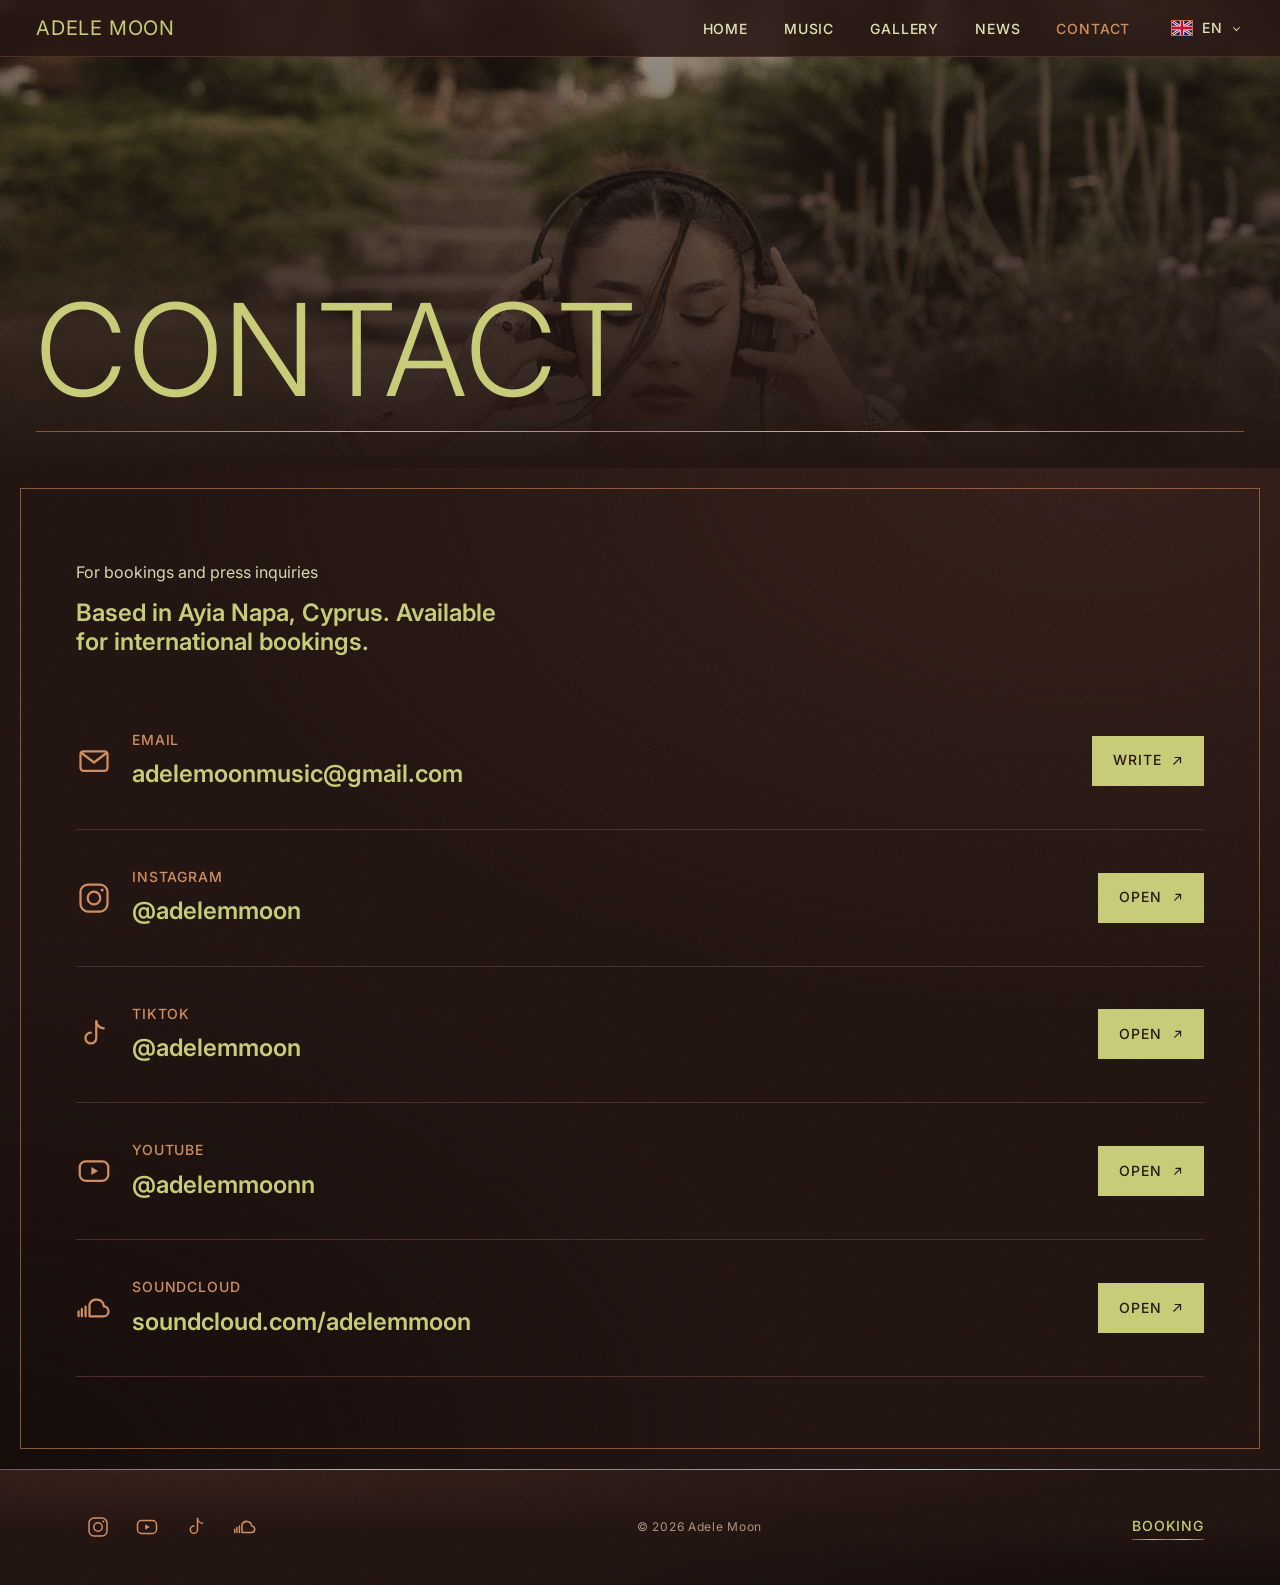
<file: contact.html>
<!DOCTYPE html>
<html lang="en">
<head>
<meta charset="UTF-8">
<meta name="viewport" content="width=device-width, initial-scale=1">
<title data-i18n>ADELE MOON — Contact</title>
<meta name="description" content="Book ADELE MOON: email adelemoonmusic@gmail.com or reach her on Instagram, TikTok, YouTube and SoundCloud." data-i18n-attr="content">
<link rel="canonical" href="https://antonseliverstov.github.io/adele/contact.html">
<link rel="icon" href="favicon.svg" type="image/svg+xml">
<link rel="apple-touch-icon" href="assets/apple-touch-icon.png">
<meta name="theme-color" content="#291915">
<meta property="og:type" content="website">
<meta property="og:site_name" content="ADELE MOON">
<meta property="og:title" content="ADELE MOON — Contact">
<meta property="og:description" content="Book ADELE MOON: email adelemoonmusic@gmail.com or reach her on Instagram, TikTok, YouTube and SoundCloud.">
<meta property="og:url" content="https://antonseliverstov.github.io/adele/contact.html">
<meta property="og:image" content="https://antonseliverstov.github.io/adele/assets/og.jpg">
<meta property="og:image:width" content="1200">
<meta property="og:image:height" content="630">
<meta name="twitter:card" content="summary_large_image">
<link rel="preconnect" href="https://fonts.googleapis.com">
<link rel="preconnect" href="https://fonts.gstatic.com" crossorigin>
<link rel="stylesheet" href="https://fonts.googleapis.com/css2?family=Inter:wght@300;400;500;600&display=swap">
<link rel="stylesheet" href="css/site.css?v=fa9e802c">
</head>
<body>
<a class="skip-link" href="#main" data-i18n>Skip to content</a>
<header class="site-header" data-header>
  <div class="site-header__inner">
    <a class="site-header__logo" href="index.html">Adele Moon</a>
    <nav class="site-header__nav" aria-label="Primary" data-i18n-attr="aria-label">
      <ul class="site-header__menu">
        <li><a href="index.html" data-i18n>Home</a></li>
        <li><a href="music.html" data-i18n>Music</a></li>
        <li><a href="gallery.html" data-i18n>Gallery</a></li>
        <li><a href="news.html" data-i18n>News</a></li>
        <li><a href="contact.html" aria-current="page" data-i18n>Contact</a></li>
      </ul>
    </nav>
    <div class="lang-switch" data-lang-switch>
      <button class="lang-switch__toggle" type="button" aria-expanded="false" aria-controls="lang-list" aria-label="Language" data-i18n-attr="aria-label" data-lang-toggle>
        <img class="lang-switch__flag" src="assets/flags/gb.svg" alt="" data-lang-flag>
        <span class="lang-switch__code" data-lang-code>EN</span>
        <span class="lang-switch__caret" aria-hidden="true"></span>
      </button>
      <ul class="lang-switch__list" id="lang-list" data-lang-list hidden>
        <li><ul class="lang-switch__group" aria-label="Germanic languages" data-i18n-attr="aria-label">
          <li><button class="lang-switch__option" type="button" data-lang="en" lang="en" aria-label="English"><img class="lang-switch__flag" loading="lazy" src="assets/flags/gb.svg" alt=""><span>EN</span></button></li>
          <li><button class="lang-switch__option" type="button" data-lang="de" lang="de" aria-label="Deutsch"><img class="lang-switch__flag" loading="lazy" src="assets/flags/de.svg" alt=""><span>DE</span></button></li>
          <li><button class="lang-switch__option" type="button" data-lang="nl" lang="nl" aria-label="Nederlands"><img class="lang-switch__flag" loading="lazy" src="assets/flags/nl.svg" alt=""><span>NL</span></button></li>
          <li><button class="lang-switch__option" type="button" data-lang="sv" lang="sv" aria-label="Svenska"><img class="lang-switch__flag" loading="lazy" src="assets/flags/se.svg" alt=""><span>SV</span></button></li>
          <li><button class="lang-switch__option" type="button" data-lang="da" lang="da" aria-label="Dansk"><img class="lang-switch__flag" loading="lazy" src="assets/flags/dk.svg" alt=""><span>DA</span></button></li>
          <li><button class="lang-switch__option" type="button" data-lang="no" lang="no" aria-label="Norsk"><img class="lang-switch__flag" loading="lazy" src="assets/flags/no.svg" alt=""><span>NO</span></button></li>
        </ul></li>
        <li><ul class="lang-switch__group" aria-label="Romance languages" data-i18n-attr="aria-label">
          <li><button class="lang-switch__option" type="button" data-lang="es" lang="es" aria-label="Español"><img class="lang-switch__flag" loading="lazy" src="assets/flags/es.svg" alt=""><span>ES</span></button></li>
          <li><button class="lang-switch__option" type="button" data-lang="fr" lang="fr" aria-label="Français"><img class="lang-switch__flag" loading="lazy" src="assets/flags/fr.svg" alt=""><span>FR</span></button></li>
          <li><button class="lang-switch__option" type="button" data-lang="it" lang="it" aria-label="Italiano"><img class="lang-switch__flag" loading="lazy" src="assets/flags/it.svg" alt=""><span>IT</span></button></li>
          <li><button class="lang-switch__option" type="button" data-lang="pt" lang="pt" aria-label="Português"><img class="lang-switch__flag" loading="lazy" src="assets/flags/pt.svg" alt=""><span>PT</span></button></li>
          <li><button class="lang-switch__option" type="button" data-lang="ro" lang="ro" aria-label="Română"><img class="lang-switch__flag" loading="lazy" src="assets/flags/ro.svg" alt=""><span>RO</span></button></li>
        </ul></li>
        <li><ul class="lang-switch__group" aria-label="Slavic languages" data-i18n-attr="aria-label">
          <li><button class="lang-switch__option" type="button" data-lang="ru" lang="ru" aria-label="Русский"><img class="lang-switch__flag" loading="lazy" src="assets/flags/ru.svg" alt=""><span>RU</span></button></li>
          <li><button class="lang-switch__option" type="button" data-lang="pl" lang="pl" aria-label="Polski"><img class="lang-switch__flag" loading="lazy" src="assets/flags/pl.svg" alt=""><span>PL</span></button></li>
          <li><button class="lang-switch__option" type="button" data-lang="uk" lang="uk" aria-label="Українська"><img class="lang-switch__flag" loading="lazy" src="assets/flags/ua.svg" alt=""><span>UK</span></button></li>
          <li><button class="lang-switch__option" type="button" data-lang="cs" lang="cs" aria-label="Čeština"><img class="lang-switch__flag" loading="lazy" src="assets/flags/cz.svg" alt=""><span>CS</span></button></li>
          <li><button class="lang-switch__option" type="button" data-lang="bg" lang="bg" aria-label="Български"><img class="lang-switch__flag" loading="lazy" src="assets/flags/bg.svg" alt=""><span>BG</span></button></li>
          <li><button class="lang-switch__option" type="button" data-lang="sr" lang="sr" aria-label="Српски"><img class="lang-switch__flag" loading="lazy" src="assets/flags/rs.svg" alt=""><span>SR</span></button></li>
        </ul></li>
        <li><ul class="lang-switch__group" aria-label="Other languages" data-i18n-attr="aria-label">
          <li><button class="lang-switch__option" type="button" data-lang="fi" lang="fi" aria-label="Suomi"><img class="lang-switch__flag" loading="lazy" src="assets/flags/fi.svg" alt=""><span>FI</span></button></li>
          <li><button class="lang-switch__option" type="button" data-lang="et" lang="et" aria-label="Eesti"><img class="lang-switch__flag" loading="lazy" src="assets/flags/ee.svg" alt=""><span>ET</span></button></li>
          <li><button class="lang-switch__option" type="button" data-lang="hu" lang="hu" aria-label="Magyar"><img class="lang-switch__flag" loading="lazy" src="assets/flags/hu.svg" alt=""><span>HU</span></button></li>
          <li><button class="lang-switch__option" type="button" data-lang="tr" lang="tr" aria-label="Türkçe"><img class="lang-switch__flag" loading="lazy" src="assets/flags/tr.svg" alt=""><span>TR</span></button></li>
        </ul></li>
      </ul>
    </div>
    <button class="site-header__burger" type="button" data-menu-toggle aria-expanded="false" aria-controls="mobile-menu">
      <span></span><span></span><span></span>
      <span class="visually-hidden" data-i18n>Menu</span>
    </button>
  </div>
</header>

<div class="mobile-menu" id="mobile-menu" data-mobile-menu aria-hidden="true">
  <ul class="mobile-menu__list">
    <li><a href="index.html" data-i18n>Home</a></li>
    <li><a href="music.html" data-i18n>Music</a></li>
    <li><a href="gallery.html" data-i18n>Gallery</a></li>
    <li><a href="news.html" data-i18n>News</a></li>
    <li><a href="contact.html" aria-current="page" data-i18n>Contact</a></li>
  </ul>
  <div class="mobile-menu__social">
    <a href="https://www.instagram.com/adelemmoon/" target="_blank" rel="noopener" aria-label="Instagram">
      <svg viewBox="0 0 24 24" fill="none" stroke="currentColor" stroke-width="1.5" stroke-linecap="round" stroke-linejoin="round" aria-hidden="true" focusable="false"><rect x="3" y="3" width="18" height="18" rx="5"/><circle cx="12" cy="12" r="4.2"/><circle cx="17.4" cy="6.6" r="1" fill="currentColor" stroke="none"/></svg>
    </a>
    <a href="https://www.youtube.com/@adelemmoonn" target="_blank" rel="noopener" aria-label="YouTube">
      <svg viewBox="0 0 24 24" fill="none" stroke="currentColor" stroke-width="1.5" stroke-linecap="round" stroke-linejoin="round" aria-hidden="true" focusable="false"><rect x="2.5" y="5.5" width="19" height="13" rx="4"/><path d="M10.2 9.3v5.4l4.6-2.7z" fill="currentColor" stroke="none"/></svg>
    </a>
    <a href="https://www.tiktok.com/@adelemmoon" target="_blank" rel="noopener" aria-label="TikTok">
      <svg viewBox="0 0 24 24" fill="none" stroke="currentColor" stroke-width="1.5" stroke-linecap="round" stroke-linejoin="round" aria-hidden="true" focusable="false"><path d="M13.5 3.5v11.2a3.6 3.6 0 1 1-3.6-3.6"/><path d="M13.5 3.5c.4 2.6 2.4 4.5 5 4.7"/></svg>
    </a>
    <a href="https://soundcloud.com/adelemmoon" target="_blank" rel="noopener" aria-label="SoundCloud">
      <svg viewBox="0 0 24 24" fill="none" stroke="currentColor" stroke-width="1.5" stroke-linecap="round" stroke-linejoin="round" aria-hidden="true" focusable="false"><path d="M9 17.5h9.2a3.3 3.3 0 0 0 .4-6.6 5 5 0 0 0-9.6-1.4v8z"/><path d="M6.4 11v6.5M3.9 12.6v4.9M1.7 14.3v3.2"/></svg>
    </a>
  </div>
</div>

<main id="main">
  <section class="page-hero">
    <img class="page-hero__media" src="assets/img/adele/garden-headphones.jpg" alt="ADELE MOON portrait" data-i18n-attr="alt">
    <div class="page-hero__scrim"></div>
    <h1 class="page-hero__title" data-i18n>Contact</h1>
  </section>

  <section class="section passepartout" id="booking">
    <div class="container">
      <p class="contact__intro" data-i18n>For bookings and press inquiries</p>
      <p class="contact__base" data-i18n>Based in Ayia Napa, Cyprus. Available for international bookings.</p>
      <div class="channel-list">
        <div class="channel">
          <svg class="channel__icon" viewBox="0 0 24 24" fill="none" stroke="currentColor" stroke-width="1.5" stroke-linecap="round" stroke-linejoin="round" aria-hidden="true" focusable="false"><rect x="3" y="5.5" width="18" height="13" rx="2"/><path d="m3.5 6.5 8.5 6.5 8.5-6.5"/></svg>
          <div class="channel__body">
            <p class="channel__name" data-i18n>Email</p>
            <p class="channel__value">adelemoonmusic@gmail.com</p>
          </div>
          <a class="btn" href="mailto:adelemoonmusic@gmail.com" data-i18n>Write</a>
        </div>
        <div class="channel">
          <svg class="channel__icon" viewBox="0 0 24 24" fill="none" stroke="currentColor" stroke-width="1.5" stroke-linecap="round" stroke-linejoin="round" aria-hidden="true" focusable="false"><rect x="3" y="3" width="18" height="18" rx="5"/><circle cx="12" cy="12" r="4.2"/><circle cx="17.4" cy="6.6" r="1" fill="currentColor" stroke="none"/></svg>
          <div class="channel__body">
            <p class="channel__name" data-i18n>Instagram</p>
            <p class="channel__value">@adelemmoon</p>
          </div>
          <a class="btn" href="https://www.instagram.com/adelemmoon/" target="_blank" rel="noopener" data-i18n>Open</a>
        </div>
        <div class="channel">
          <svg class="channel__icon" viewBox="0 0 24 24" fill="none" stroke="currentColor" stroke-width="1.5" stroke-linecap="round" stroke-linejoin="round" aria-hidden="true" focusable="false"><path d="M13.5 3.5v11.2a3.6 3.6 0 1 1-3.6-3.6"/><path d="M13.5 3.5c.4 2.6 2.4 4.5 5 4.7"/></svg>
          <div class="channel__body">
            <p class="channel__name" data-i18n>TikTok</p>
            <p class="channel__value">@adelemmoon</p>
          </div>
          <a class="btn" href="https://www.tiktok.com/@adelemmoon" target="_blank" rel="noopener" data-i18n>Open</a>
        </div>
        <div class="channel">
          <svg class="channel__icon" viewBox="0 0 24 24" fill="none" stroke="currentColor" stroke-width="1.5" stroke-linecap="round" stroke-linejoin="round" aria-hidden="true" focusable="false"><rect x="2.5" y="5.5" width="19" height="13" rx="4"/><path d="M10.2 9.3v5.4l4.6-2.7z" fill="currentColor" stroke="none"/></svg>
          <div class="channel__body">
            <p class="channel__name" data-i18n>YouTube</p>
            <p class="channel__value">@adelemmoonn</p>
          </div>
          <a class="btn" href="https://www.youtube.com/@adelemmoonn" target="_blank" rel="noopener" data-i18n>Open</a>
        </div>
        <div class="channel">
          <svg class="channel__icon" viewBox="0 0 24 24" fill="none" stroke="currentColor" stroke-width="1.5" stroke-linecap="round" stroke-linejoin="round" aria-hidden="true" focusable="false"><path d="M9 17.5h9.2a3.3 3.3 0 0 0 .4-6.6 5 5 0 0 0-9.6-1.4v8z"/><path d="M6.4 11v6.5M3.9 12.6v4.9M1.7 14.3v3.2"/></svg>
          <div class="channel__body">
            <p class="channel__name" data-i18n>SoundCloud</p>
            <p class="channel__value">soundcloud.com/adelemmoon</p>
          </div>
          <a class="btn" href="https://soundcloud.com/adelemmoon" target="_blank" rel="noopener" data-i18n>Open</a>
        </div>
      </div>
    </div>
  </section>
</main>

<footer class="site-footer">
  <div class="container site-footer__inner">
    <div class="site-footer__social">
      <a href="https://www.instagram.com/adelemmoon/" target="_blank" rel="noopener" aria-label="Instagram">
        <svg viewBox="0 0 24 24" fill="none" stroke="currentColor" stroke-width="1.5" stroke-linecap="round" stroke-linejoin="round" aria-hidden="true" focusable="false"><rect x="3" y="3" width="18" height="18" rx="5"/><circle cx="12" cy="12" r="4.2"/><circle cx="17.4" cy="6.6" r="1" fill="currentColor" stroke="none"/></svg>
      </a>
      <a href="https://www.youtube.com/@adelemmoonn" target="_blank" rel="noopener" aria-label="YouTube">
        <svg viewBox="0 0 24 24" fill="none" stroke="currentColor" stroke-width="1.5" stroke-linecap="round" stroke-linejoin="round" aria-hidden="true" focusable="false"><rect x="2.5" y="5.5" width="19" height="13" rx="4"/><path d="M10.2 9.3v5.4l4.6-2.7z" fill="currentColor" stroke="none"/></svg>
      </a>
      <a href="https://www.tiktok.com/@adelemmoon" target="_blank" rel="noopener" aria-label="TikTok">
        <svg viewBox="0 0 24 24" fill="none" stroke="currentColor" stroke-width="1.5" stroke-linecap="round" stroke-linejoin="round" aria-hidden="true" focusable="false"><path d="M13.5 3.5v11.2a3.6 3.6 0 1 1-3.6-3.6"/><path d="M13.5 3.5c.4 2.6 2.4 4.5 5 4.7"/></svg>
      </a>
      <a href="https://soundcloud.com/adelemmoon" target="_blank" rel="noopener" aria-label="SoundCloud">
        <svg viewBox="0 0 24 24" fill="none" stroke="currentColor" stroke-width="1.5" stroke-linecap="round" stroke-linejoin="round" aria-hidden="true" focusable="false"><path d="M9 17.5h9.2a3.3 3.3 0 0 0 .4-6.6 5 5 0 0 0-9.6-1.4v8z"/><path d="M6.4 11v6.5M3.9 12.6v4.9M1.7 14.3v3.2"/></svg>
      </a>
    </div>
    <p class="site-footer__copy">© 2026 Adele Moon</p>
    <a class="link site-footer__booking" href="contact.html" data-i18n>Booking</a>
  </div>
</footer>

<script src="js/main.js?v=2" defer></script>
<script src="js/header.js?v=2" defer></script>
<script src="js/i18n.js?v=2" defer></script>
</body>
</html>
</file>
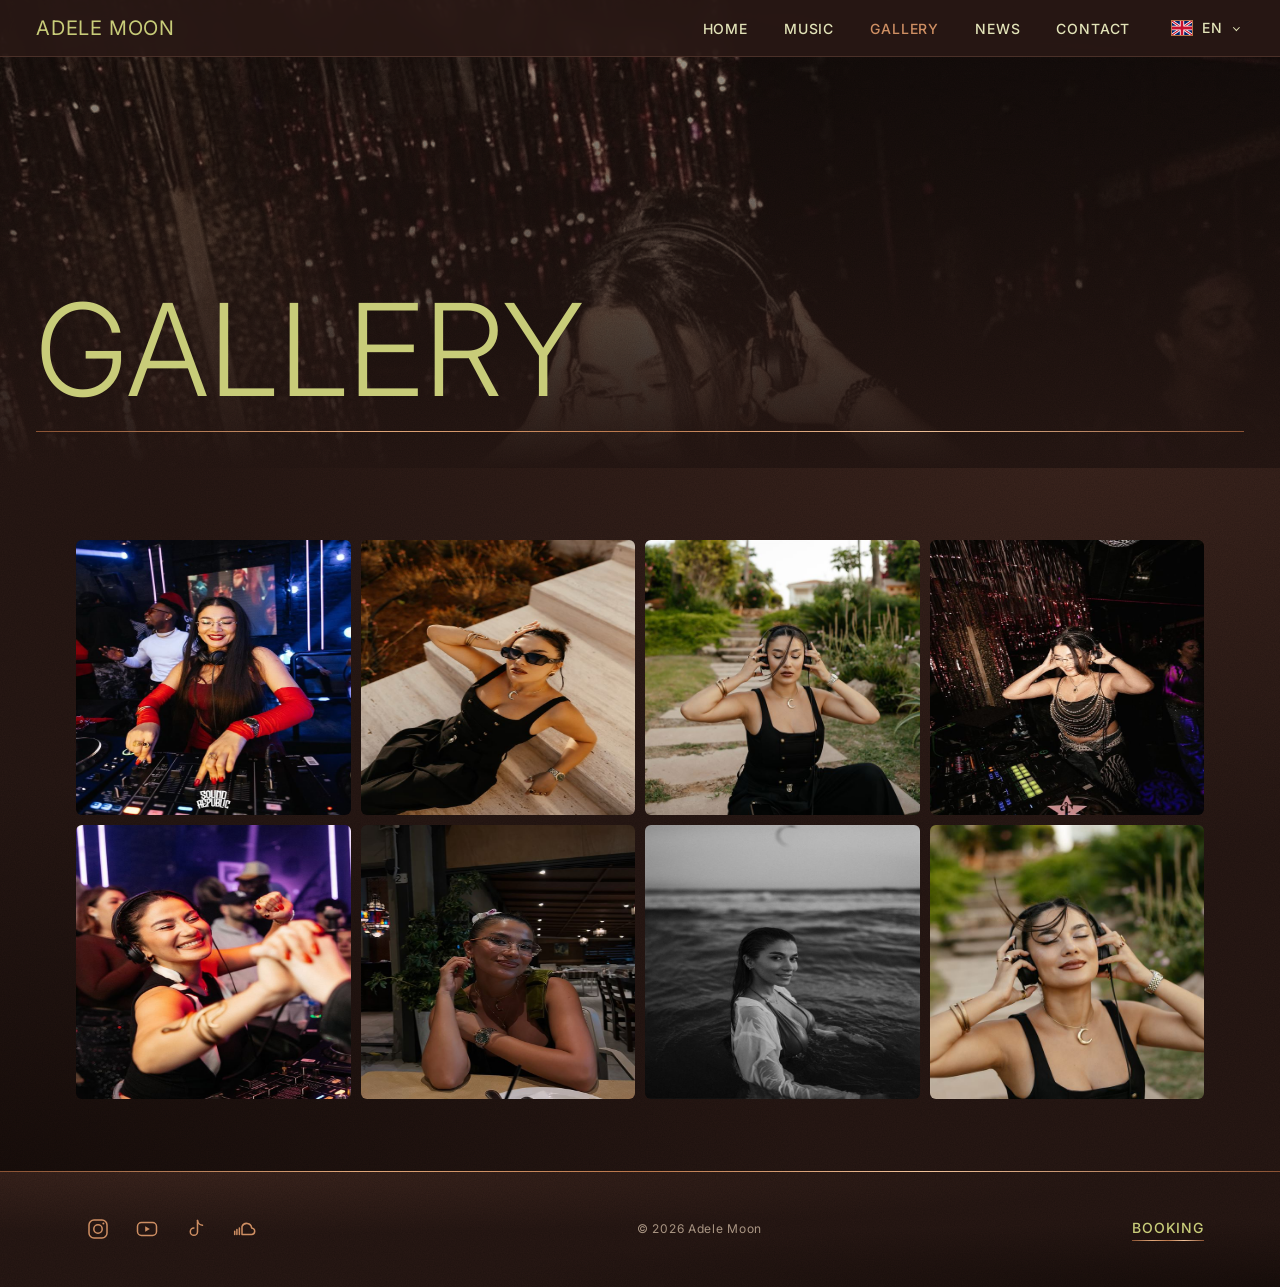
<file: gallery.html>
<!DOCTYPE html>
<html lang="en">
<head>
<meta charset="UTF-8">
<meta name="viewport" content="width=device-width, initial-scale=1">
<title data-i18n>ADELE MOON — Gallery</title>
<meta name="description" content="Photos of ADELE MOON performing live at clubs and festivals." data-i18n-attr="content">
<link rel="canonical" href="https://antonseliverstov.github.io/adele/gallery.html">
<link rel="icon" href="favicon.svg" type="image/svg+xml">
<link rel="apple-touch-icon" href="assets/apple-touch-icon.png">
<meta name="theme-color" content="#291915">
<meta property="og:type" content="website">
<meta property="og:site_name" content="ADELE MOON">
<meta property="og:title" content="ADELE MOON — Gallery">
<meta property="og:description" content="Photos of ADELE MOON performing live at clubs and festivals.">
<meta property="og:url" content="https://antonseliverstov.github.io/adele/gallery.html">
<meta property="og:image" content="https://antonseliverstov.github.io/adele/assets/og.jpg">
<meta property="og:image:width" content="1200">
<meta property="og:image:height" content="630">
<meta name="twitter:card" content="summary_large_image">
<link rel="preconnect" href="https://fonts.googleapis.com">
<link rel="preconnect" href="https://fonts.gstatic.com" crossorigin>
<link rel="stylesheet" href="https://fonts.googleapis.com/css2?family=Inter:wght@300;400;500;600&display=swap">
<link rel="stylesheet" href="css/site.css?v=fa9e802c">
</head>
<body>
<a class="skip-link" href="#main" data-i18n>Skip to content</a>
<header class="site-header" data-header>
  <div class="site-header__inner">
    <a class="site-header__logo" href="index.html">Adele Moon</a>
    <nav class="site-header__nav" aria-label="Primary" data-i18n-attr="aria-label">
      <ul class="site-header__menu">
        <li><a href="index.html" data-i18n>Home</a></li>
        <li><a href="music.html" data-i18n>Music</a></li>
        <li><a href="gallery.html" aria-current="page" data-i18n>Gallery</a></li>
        <li><a href="news.html" data-i18n>News</a></li>
        <li><a href="contact.html" data-i18n>Contact</a></li>
      </ul>
    </nav>
    <div class="lang-switch" data-lang-switch>
      <button class="lang-switch__toggle" type="button" aria-expanded="false" aria-controls="lang-list" aria-label="Language" data-i18n-attr="aria-label" data-lang-toggle>
        <img class="lang-switch__flag" src="assets/flags/gb.svg" alt="" data-lang-flag>
        <span class="lang-switch__code" data-lang-code>EN</span>
        <span class="lang-switch__caret" aria-hidden="true"></span>
      </button>
      <ul class="lang-switch__list" id="lang-list" data-lang-list hidden>
        <li><ul class="lang-switch__group" aria-label="Germanic languages" data-i18n-attr="aria-label">
          <li><button class="lang-switch__option" type="button" data-lang="en" lang="en" aria-label="English"><img class="lang-switch__flag" loading="lazy" src="assets/flags/gb.svg" alt=""><span>EN</span></button></li>
          <li><button class="lang-switch__option" type="button" data-lang="de" lang="de" aria-label="Deutsch"><img class="lang-switch__flag" loading="lazy" src="assets/flags/de.svg" alt=""><span>DE</span></button></li>
          <li><button class="lang-switch__option" type="button" data-lang="nl" lang="nl" aria-label="Nederlands"><img class="lang-switch__flag" loading="lazy" src="assets/flags/nl.svg" alt=""><span>NL</span></button></li>
          <li><button class="lang-switch__option" type="button" data-lang="sv" lang="sv" aria-label="Svenska"><img class="lang-switch__flag" loading="lazy" src="assets/flags/se.svg" alt=""><span>SV</span></button></li>
          <li><button class="lang-switch__option" type="button" data-lang="da" lang="da" aria-label="Dansk"><img class="lang-switch__flag" loading="lazy" src="assets/flags/dk.svg" alt=""><span>DA</span></button></li>
          <li><button class="lang-switch__option" type="button" data-lang="no" lang="no" aria-label="Norsk"><img class="lang-switch__flag" loading="lazy" src="assets/flags/no.svg" alt=""><span>NO</span></button></li>
        </ul></li>
        <li><ul class="lang-switch__group" aria-label="Romance languages" data-i18n-attr="aria-label">
          <li><button class="lang-switch__option" type="button" data-lang="es" lang="es" aria-label="Español"><img class="lang-switch__flag" loading="lazy" src="assets/flags/es.svg" alt=""><span>ES</span></button></li>
          <li><button class="lang-switch__option" type="button" data-lang="fr" lang="fr" aria-label="Français"><img class="lang-switch__flag" loading="lazy" src="assets/flags/fr.svg" alt=""><span>FR</span></button></li>
          <li><button class="lang-switch__option" type="button" data-lang="it" lang="it" aria-label="Italiano"><img class="lang-switch__flag" loading="lazy" src="assets/flags/it.svg" alt=""><span>IT</span></button></li>
          <li><button class="lang-switch__option" type="button" data-lang="pt" lang="pt" aria-label="Português"><img class="lang-switch__flag" loading="lazy" src="assets/flags/pt.svg" alt=""><span>PT</span></button></li>
          <li><button class="lang-switch__option" type="button" data-lang="ro" lang="ro" aria-label="Română"><img class="lang-switch__flag" loading="lazy" src="assets/flags/ro.svg" alt=""><span>RO</span></button></li>
        </ul></li>
        <li><ul class="lang-switch__group" aria-label="Slavic languages" data-i18n-attr="aria-label">
          <li><button class="lang-switch__option" type="button" data-lang="ru" lang="ru" aria-label="Русский"><img class="lang-switch__flag" loading="lazy" src="assets/flags/ru.svg" alt=""><span>RU</span></button></li>
          <li><button class="lang-switch__option" type="button" data-lang="pl" lang="pl" aria-label="Polski"><img class="lang-switch__flag" loading="lazy" src="assets/flags/pl.svg" alt=""><span>PL</span></button></li>
          <li><button class="lang-switch__option" type="button" data-lang="uk" lang="uk" aria-label="Українська"><img class="lang-switch__flag" loading="lazy" src="assets/flags/ua.svg" alt=""><span>UK</span></button></li>
          <li><button class="lang-switch__option" type="button" data-lang="cs" lang="cs" aria-label="Čeština"><img class="lang-switch__flag" loading="lazy" src="assets/flags/cz.svg" alt=""><span>CS</span></button></li>
          <li><button class="lang-switch__option" type="button" data-lang="bg" lang="bg" aria-label="Български"><img class="lang-switch__flag" loading="lazy" src="assets/flags/bg.svg" alt=""><span>BG</span></button></li>
          <li><button class="lang-switch__option" type="button" data-lang="sr" lang="sr" aria-label="Српски"><img class="lang-switch__flag" loading="lazy" src="assets/flags/rs.svg" alt=""><span>SR</span></button></li>
        </ul></li>
        <li><ul class="lang-switch__group" aria-label="Other languages" data-i18n-attr="aria-label">
          <li><button class="lang-switch__option" type="button" data-lang="fi" lang="fi" aria-label="Suomi"><img class="lang-switch__flag" loading="lazy" src="assets/flags/fi.svg" alt=""><span>FI</span></button></li>
          <li><button class="lang-switch__option" type="button" data-lang="et" lang="et" aria-label="Eesti"><img class="lang-switch__flag" loading="lazy" src="assets/flags/ee.svg" alt=""><span>ET</span></button></li>
          <li><button class="lang-switch__option" type="button" data-lang="hu" lang="hu" aria-label="Magyar"><img class="lang-switch__flag" loading="lazy" src="assets/flags/hu.svg" alt=""><span>HU</span></button></li>
          <li><button class="lang-switch__option" type="button" data-lang="tr" lang="tr" aria-label="Türkçe"><img class="lang-switch__flag" loading="lazy" src="assets/flags/tr.svg" alt=""><span>TR</span></button></li>
        </ul></li>
      </ul>
    </div>
    <button class="site-header__burger" type="button" data-menu-toggle aria-expanded="false" aria-controls="mobile-menu">
      <span></span><span></span><span></span>
      <span class="visually-hidden" data-i18n>Menu</span>
    </button>
  </div>
</header>

<div class="mobile-menu" id="mobile-menu" data-mobile-menu aria-hidden="true">
  <ul class="mobile-menu__list">
    <li><a href="index.html" data-i18n>Home</a></li>
    <li><a href="music.html" data-i18n>Music</a></li>
    <li><a href="gallery.html" aria-current="page" data-i18n>Gallery</a></li>
    <li><a href="news.html" data-i18n>News</a></li>
    <li><a href="contact.html" data-i18n>Contact</a></li>
  </ul>
  <div class="mobile-menu__social">
    <a href="https://www.instagram.com/adelemmoon/" target="_blank" rel="noopener" aria-label="Instagram">
      <svg viewBox="0 0 24 24" fill="none" stroke="currentColor" stroke-width="1.5" stroke-linecap="round" stroke-linejoin="round" aria-hidden="true" focusable="false"><rect x="3" y="3" width="18" height="18" rx="5"/><circle cx="12" cy="12" r="4.2"/><circle cx="17.4" cy="6.6" r="1" fill="currentColor" stroke="none"/></svg>
    </a>
    <a href="https://www.youtube.com/@adelemmoonn" target="_blank" rel="noopener" aria-label="YouTube">
      <svg viewBox="0 0 24 24" fill="none" stroke="currentColor" stroke-width="1.5" stroke-linecap="round" stroke-linejoin="round" aria-hidden="true" focusable="false"><rect x="2.5" y="5.5" width="19" height="13" rx="4"/><path d="M10.2 9.3v5.4l4.6-2.7z" fill="currentColor" stroke="none"/></svg>
    </a>
    <a href="https://www.tiktok.com/@adelemmoon" target="_blank" rel="noopener" aria-label="TikTok">
      <svg viewBox="0 0 24 24" fill="none" stroke="currentColor" stroke-width="1.5" stroke-linecap="round" stroke-linejoin="round" aria-hidden="true" focusable="false"><path d="M13.5 3.5v11.2a3.6 3.6 0 1 1-3.6-3.6"/><path d="M13.5 3.5c.4 2.6 2.4 4.5 5 4.7"/></svg>
    </a>
    <a href="https://soundcloud.com/adelemmoon" target="_blank" rel="noopener" aria-label="SoundCloud">
      <svg viewBox="0 0 24 24" fill="none" stroke="currentColor" stroke-width="1.5" stroke-linecap="round" stroke-linejoin="round" aria-hidden="true" focusable="false"><path d="M9 17.5h9.2a3.3 3.3 0 0 0 .4-6.6 5 5 0 0 0-9.6-1.4v8z"/><path d="M6.4 11v6.5M3.9 12.6v4.9M1.7 14.3v3.2"/></svg>
    </a>
  </div>
</div>

<main id="main">
  <section class="page-hero">
    <img class="page-hero__media" src="assets/img/adele/decks-sparkle.jpg" alt="ADELE MOON performing live" data-i18n-attr="alt">
    <div class="page-hero__scrim"></div>
    <h1 class="page-hero__title" data-i18n>Gallery</h1>
  </section>

  <section class="section" id="gallery">
    <div class="container">
      <div class="gallery__grid">
        <button class="gallery__item" type="button" data-lightbox-item data-full="assets/img/adele/decks-red.jpg" data-caption="Adele Moon behind the decks" data-i18n-attr="data-caption">
          <img class="media" src="assets/img/adele/decks-red-sm.jpg" alt="Adele Moon behind the decks" loading="lazy" data-i18n-attr="alt">
        </button>
        <button class="gallery__item" type="button" data-lightbox-item data-full="assets/img/adele/stairs.jpg" data-caption="ADELE MOON portrait" data-i18n-attr="data-caption">
          <img class="media" src="assets/img/adele/stairs-sm.jpg" alt="ADELE MOON portrait" loading="lazy" data-i18n-attr="alt">
        </button>
        <button class="gallery__item" type="button" data-lightbox-item data-full="assets/img/adele/garden-headphones.jpg" data-caption="ADELE MOON portrait" data-i18n-attr="data-caption">
          <img class="media" src="assets/img/adele/garden-headphones-sm.jpg" alt="ADELE MOON portrait" loading="lazy" data-i18n-attr="alt">
        </button>
        <button class="gallery__item" type="button" data-lightbox-item data-full="assets/img/adele/decks-sparkle.jpg" data-caption="Adele Moon behind the decks" data-i18n-attr="data-caption">
          <img class="media" src="assets/img/adele/decks-sparkle-sm.jpg" alt="Adele Moon behind the decks" loading="lazy" data-i18n-attr="alt">
        </button>
        <button class="gallery__item" type="button" data-lightbox-item data-full="assets/img/adele/decks-party.jpg" data-caption="Adele Moon behind the decks" data-i18n-attr="data-caption">
          <img class="media" src="assets/img/adele/decks-party-sm.jpg" alt="Adele Moon behind the decks" loading="lazy" data-i18n-attr="alt">
        </button>
        <button class="gallery__item" type="button" data-lightbox-item data-full="assets/img/adele/dinner-smile.jpg" data-caption="ADELE MOON portrait" data-i18n-attr="data-caption">
          <img class="media" src="assets/img/adele/dinner-smile-sm.jpg" alt="ADELE MOON portrait" loading="lazy" data-i18n-attr="alt">
        </button>
        <button class="gallery__item" type="button" data-lightbox-item data-full="assets/img/adele/sea-bw.jpg" data-caption="Adele Moon by the sea" data-i18n-attr="data-caption">
          <img class="media" src="assets/img/adele/sea-bw-sm.jpg" alt="Adele Moon by the sea" loading="lazy" data-i18n-attr="alt">
        </button>
        <button class="gallery__item" type="button" data-lightbox-item data-full="assets/img/adele/about-headphones.jpg" data-caption="ADELE MOON portrait" data-i18n-attr="data-caption">
          <img class="media" src="assets/img/adele/about-headphones-sm.jpg" alt="ADELE MOON portrait" loading="lazy" data-i18n-attr="alt">
        </button>
      </div>
    </div>
  </section>
</main>

<div class="lightbox" data-lightbox role="dialog" aria-modal="true" aria-hidden="true" aria-label="Photo viewer" data-i18n-attr="aria-label">
  <button class="lightbox__nav lightbox__nav--prev" type="button" data-lightbox-prev aria-label="Previous photo" data-i18n-attr="aria-label">
    <svg viewBox="0 0 24 24" fill="none" aria-hidden="true" focusable="false"><path d="M15 5L8 12L15 19" stroke="currentColor" stroke-width="1.5"/></svg>
  </button>
  <figure class="lightbox__figure">
    <img class="lightbox__image lightbox__image--placeholder" data-lightbox-image alt="">
    <figcaption class="lightbox__caption">
      <span data-lightbox-caption></span>
      <span data-lightbox-counter></span>
    </figcaption>
  </figure>
  <button class="lightbox__nav lightbox__nav--next" type="button" data-lightbox-next aria-label="Next photo" data-i18n-attr="aria-label">
    <svg viewBox="0 0 24 24" fill="none" aria-hidden="true" focusable="false"><path d="M9 5L16 12L9 19" stroke="currentColor" stroke-width="1.5"/></svg>
  </button>
  <button class="lightbox__close" type="button" data-lightbox-close aria-label="Close" data-i18n-attr="aria-label">
    <svg viewBox="0 0 24 24" fill="none" aria-hidden="true" focusable="false"><path d="M6 6L18 18M18 6L6 18" stroke="currentColor" stroke-width="1.5"/></svg>
  </button>
</div>

<footer class="site-footer">
  <div class="container site-footer__inner">
    <div class="site-footer__social">
      <a href="https://www.instagram.com/adelemmoon/" target="_blank" rel="noopener" aria-label="Instagram">
        <svg viewBox="0 0 24 24" fill="none" stroke="currentColor" stroke-width="1.5" stroke-linecap="round" stroke-linejoin="round" aria-hidden="true" focusable="false"><rect x="3" y="3" width="18" height="18" rx="5"/><circle cx="12" cy="12" r="4.2"/><circle cx="17.4" cy="6.6" r="1" fill="currentColor" stroke="none"/></svg>
      </a>
      <a href="https://www.youtube.com/@adelemmoonn" target="_blank" rel="noopener" aria-label="YouTube">
        <svg viewBox="0 0 24 24" fill="none" stroke="currentColor" stroke-width="1.5" stroke-linecap="round" stroke-linejoin="round" aria-hidden="true" focusable="false"><rect x="2.5" y="5.5" width="19" height="13" rx="4"/><path d="M10.2 9.3v5.4l4.6-2.7z" fill="currentColor" stroke="none"/></svg>
      </a>
      <a href="https://www.tiktok.com/@adelemmoon" target="_blank" rel="noopener" aria-label="TikTok">
        <svg viewBox="0 0 24 24" fill="none" stroke="currentColor" stroke-width="1.5" stroke-linecap="round" stroke-linejoin="round" aria-hidden="true" focusable="false"><path d="M13.5 3.5v11.2a3.6 3.6 0 1 1-3.6-3.6"/><path d="M13.5 3.5c.4 2.6 2.4 4.5 5 4.7"/></svg>
      </a>
      <a href="https://soundcloud.com/adelemmoon" target="_blank" rel="noopener" aria-label="SoundCloud">
        <svg viewBox="0 0 24 24" fill="none" stroke="currentColor" stroke-width="1.5" stroke-linecap="round" stroke-linejoin="round" aria-hidden="true" focusable="false"><path d="M9 17.5h9.2a3.3 3.3 0 0 0 .4-6.6 5 5 0 0 0-9.6-1.4v8z"/><path d="M6.4 11v6.5M3.9 12.6v4.9M1.7 14.3v3.2"/></svg>
      </a>
    </div>
    <p class="site-footer__copy">© 2026 Adele Moon</p>
    <a class="link site-footer__booking" href="contact.html" data-i18n>Booking</a>
  </div>
</footer>

<script src="js/main.js?v=2" defer></script>
<script src="js/header.js?v=2" defer></script>
<script src="js/i18n.js?v=2" defer></script>
<script src="js/lightbox.js?v=2" defer></script>
</body>
</html>
</file>
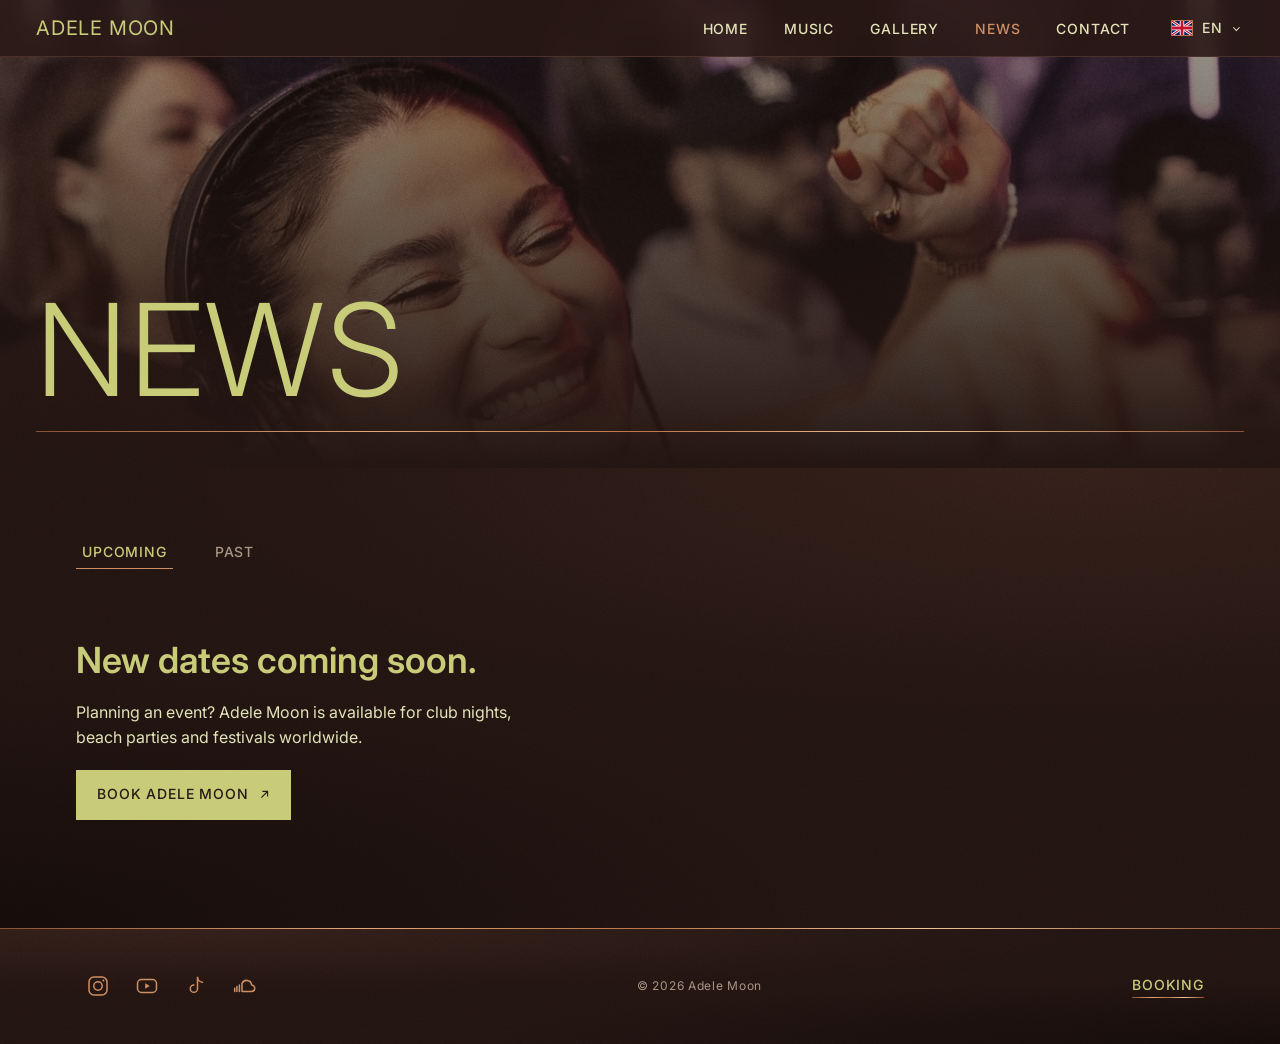
<file: news.html>
<!DOCTYPE html>
<html lang="en">
<head>
<meta charset="UTF-8">
<meta name="viewport" content="width=device-width, initial-scale=1">
<title data-i18n>ADELE MOON — News</title>
<meta name="description" content="Upcoming tour dates and past shows by ADELE MOON." data-i18n-attr="content">
<link rel="canonical" href="https://antonseliverstov.github.io/adele/news.html">
<link rel="icon" href="favicon.svg" type="image/svg+xml">
<link rel="apple-touch-icon" href="assets/apple-touch-icon.png">
<meta name="theme-color" content="#291915">
<meta property="og:type" content="website">
<meta property="og:site_name" content="ADELE MOON">
<meta property="og:title" content="ADELE MOON — News">
<meta property="og:description" content="Upcoming tour dates and past shows by ADELE MOON.">
<meta property="og:url" content="https://antonseliverstov.github.io/adele/news.html">
<meta property="og:image" content="https://antonseliverstov.github.io/adele/assets/og.jpg">
<meta property="og:image:width" content="1200">
<meta property="og:image:height" content="630">
<meta name="twitter:card" content="summary_large_image">
<link rel="preconnect" href="https://fonts.googleapis.com">
<link rel="preconnect" href="https://fonts.gstatic.com" crossorigin>
<link rel="stylesheet" href="https://fonts.googleapis.com/css2?family=Inter:wght@300;400;500;600&display=swap">
<link rel="stylesheet" href="css/site.css?v=fa9e802c">
</head>
<body>
<a class="skip-link" href="#main" data-i18n>Skip to content</a>
<header class="site-header" data-header>
  <div class="site-header__inner">
    <a class="site-header__logo" href="index.html">Adele Moon</a>
    <nav class="site-header__nav" aria-label="Primary" data-i18n-attr="aria-label">
      <ul class="site-header__menu">
        <li><a href="index.html" data-i18n>Home</a></li>
        <li><a href="music.html" data-i18n>Music</a></li>
        <li><a href="gallery.html" data-i18n>Gallery</a></li>
        <li><a href="news.html" aria-current="page" data-i18n>News</a></li>
        <li><a href="contact.html" data-i18n>Contact</a></li>
      </ul>
    </nav>
    <div class="lang-switch" data-lang-switch>
      <button class="lang-switch__toggle" type="button" aria-expanded="false" aria-controls="lang-list" aria-label="Language" data-i18n-attr="aria-label" data-lang-toggle>
        <img class="lang-switch__flag" src="assets/flags/gb.svg" alt="" data-lang-flag>
        <span class="lang-switch__code" data-lang-code>EN</span>
        <span class="lang-switch__caret" aria-hidden="true"></span>
      </button>
      <ul class="lang-switch__list" id="lang-list" data-lang-list hidden>
        <li><ul class="lang-switch__group" aria-label="Germanic languages" data-i18n-attr="aria-label">
          <li><button class="lang-switch__option" type="button" data-lang="en" lang="en" aria-label="English"><img class="lang-switch__flag" loading="lazy" src="assets/flags/gb.svg" alt=""><span>EN</span></button></li>
          <li><button class="lang-switch__option" type="button" data-lang="de" lang="de" aria-label="Deutsch"><img class="lang-switch__flag" loading="lazy" src="assets/flags/de.svg" alt=""><span>DE</span></button></li>
          <li><button class="lang-switch__option" type="button" data-lang="nl" lang="nl" aria-label="Nederlands"><img class="lang-switch__flag" loading="lazy" src="assets/flags/nl.svg" alt=""><span>NL</span></button></li>
          <li><button class="lang-switch__option" type="button" data-lang="sv" lang="sv" aria-label="Svenska"><img class="lang-switch__flag" loading="lazy" src="assets/flags/se.svg" alt=""><span>SV</span></button></li>
          <li><button class="lang-switch__option" type="button" data-lang="da" lang="da" aria-label="Dansk"><img class="lang-switch__flag" loading="lazy" src="assets/flags/dk.svg" alt=""><span>DA</span></button></li>
          <li><button class="lang-switch__option" type="button" data-lang="no" lang="no" aria-label="Norsk"><img class="lang-switch__flag" loading="lazy" src="assets/flags/no.svg" alt=""><span>NO</span></button></li>
        </ul></li>
        <li><ul class="lang-switch__group" aria-label="Romance languages" data-i18n-attr="aria-label">
          <li><button class="lang-switch__option" type="button" data-lang="es" lang="es" aria-label="Español"><img class="lang-switch__flag" loading="lazy" src="assets/flags/es.svg" alt=""><span>ES</span></button></li>
          <li><button class="lang-switch__option" type="button" data-lang="fr" lang="fr" aria-label="Français"><img class="lang-switch__flag" loading="lazy" src="assets/flags/fr.svg" alt=""><span>FR</span></button></li>
          <li><button class="lang-switch__option" type="button" data-lang="it" lang="it" aria-label="Italiano"><img class="lang-switch__flag" loading="lazy" src="assets/flags/it.svg" alt=""><span>IT</span></button></li>
          <li><button class="lang-switch__option" type="button" data-lang="pt" lang="pt" aria-label="Português"><img class="lang-switch__flag" loading="lazy" src="assets/flags/pt.svg" alt=""><span>PT</span></button></li>
          <li><button class="lang-switch__option" type="button" data-lang="ro" lang="ro" aria-label="Română"><img class="lang-switch__flag" loading="lazy" src="assets/flags/ro.svg" alt=""><span>RO</span></button></li>
        </ul></li>
        <li><ul class="lang-switch__group" aria-label="Slavic languages" data-i18n-attr="aria-label">
          <li><button class="lang-switch__option" type="button" data-lang="ru" lang="ru" aria-label="Русский"><img class="lang-switch__flag" loading="lazy" src="assets/flags/ru.svg" alt=""><span>RU</span></button></li>
          <li><button class="lang-switch__option" type="button" data-lang="pl" lang="pl" aria-label="Polski"><img class="lang-switch__flag" loading="lazy" src="assets/flags/pl.svg" alt=""><span>PL</span></button></li>
          <li><button class="lang-switch__option" type="button" data-lang="uk" lang="uk" aria-label="Українська"><img class="lang-switch__flag" loading="lazy" src="assets/flags/ua.svg" alt=""><span>UK</span></button></li>
          <li><button class="lang-switch__option" type="button" data-lang="cs" lang="cs" aria-label="Čeština"><img class="lang-switch__flag" loading="lazy" src="assets/flags/cz.svg" alt=""><span>CS</span></button></li>
          <li><button class="lang-switch__option" type="button" data-lang="bg" lang="bg" aria-label="Български"><img class="lang-switch__flag" loading="lazy" src="assets/flags/bg.svg" alt=""><span>BG</span></button></li>
          <li><button class="lang-switch__option" type="button" data-lang="sr" lang="sr" aria-label="Српски"><img class="lang-switch__flag" loading="lazy" src="assets/flags/rs.svg" alt=""><span>SR</span></button></li>
        </ul></li>
        <li><ul class="lang-switch__group" aria-label="Other languages" data-i18n-attr="aria-label">
          <li><button class="lang-switch__option" type="button" data-lang="fi" lang="fi" aria-label="Suomi"><img class="lang-switch__flag" loading="lazy" src="assets/flags/fi.svg" alt=""><span>FI</span></button></li>
          <li><button class="lang-switch__option" type="button" data-lang="et" lang="et" aria-label="Eesti"><img class="lang-switch__flag" loading="lazy" src="assets/flags/ee.svg" alt=""><span>ET</span></button></li>
          <li><button class="lang-switch__option" type="button" data-lang="hu" lang="hu" aria-label="Magyar"><img class="lang-switch__flag" loading="lazy" src="assets/flags/hu.svg" alt=""><span>HU</span></button></li>
          <li><button class="lang-switch__option" type="button" data-lang="tr" lang="tr" aria-label="Türkçe"><img class="lang-switch__flag" loading="lazy" src="assets/flags/tr.svg" alt=""><span>TR</span></button></li>
        </ul></li>
      </ul>
    </div>
    <button class="site-header__burger" type="button" data-menu-toggle aria-expanded="false" aria-controls="mobile-menu">
      <span></span><span></span><span></span>
      <span class="visually-hidden" data-i18n>Menu</span>
    </button>
  </div>
</header>

<div class="mobile-menu" id="mobile-menu" data-mobile-menu aria-hidden="true">
  <ul class="mobile-menu__list">
    <li><a href="index.html" data-i18n>Home</a></li>
    <li><a href="music.html" data-i18n>Music</a></li>
    <li><a href="gallery.html" data-i18n>Gallery</a></li>
    <li><a href="news.html" aria-current="page" data-i18n>News</a></li>
    <li><a href="contact.html" data-i18n>Contact</a></li>
  </ul>
  <div class="mobile-menu__social">
    <a href="https://www.instagram.com/adelemmoon/" target="_blank" rel="noopener" aria-label="Instagram">
      <svg viewBox="0 0 24 24" fill="none" stroke="currentColor" stroke-width="1.5" stroke-linecap="round" stroke-linejoin="round" aria-hidden="true" focusable="false"><rect x="3" y="3" width="18" height="18" rx="5"/><circle cx="12" cy="12" r="4.2"/><circle cx="17.4" cy="6.6" r="1" fill="currentColor" stroke="none"/></svg>
    </a>
    <a href="https://www.youtube.com/@adelemmoonn" target="_blank" rel="noopener" aria-label="YouTube">
      <svg viewBox="0 0 24 24" fill="none" stroke="currentColor" stroke-width="1.5" stroke-linecap="round" stroke-linejoin="round" aria-hidden="true" focusable="false"><rect x="2.5" y="5.5" width="19" height="13" rx="4"/><path d="M10.2 9.3v5.4l4.6-2.7z" fill="currentColor" stroke="none"/></svg>
    </a>
    <a href="https://www.tiktok.com/@adelemmoon" target="_blank" rel="noopener" aria-label="TikTok">
      <svg viewBox="0 0 24 24" fill="none" stroke="currentColor" stroke-width="1.5" stroke-linecap="round" stroke-linejoin="round" aria-hidden="true" focusable="false"><path d="M13.5 3.5v11.2a3.6 3.6 0 1 1-3.6-3.6"/><path d="M13.5 3.5c.4 2.6 2.4 4.5 5 4.7"/></svg>
    </a>
    <a href="https://soundcloud.com/adelemmoon" target="_blank" rel="noopener" aria-label="SoundCloud">
      <svg viewBox="0 0 24 24" fill="none" stroke="currentColor" stroke-width="1.5" stroke-linecap="round" stroke-linejoin="round" aria-hidden="true" focusable="false"><path d="M9 17.5h9.2a3.3 3.3 0 0 0 .4-6.6 5 5 0 0 0-9.6-1.4v8z"/><path d="M6.4 11v6.5M3.9 12.6v4.9M1.7 14.3v3.2"/></svg>
    </a>
  </div>
</div>

<main id="main">
  <section class="page-hero">
    <img class="page-hero__media" src="assets/img/adele/decks-party.jpg" alt="ADELE MOON performing live" data-i18n-attr="alt">
    <div class="page-hero__scrim"></div>
    <h1 class="page-hero__title" data-i18n>News</h1>
  </section>

  <section class="section" id="dates">
    <div class="container">
      <div class="tabs" role="tablist" aria-label="Show dates" data-tabs data-i18n-attr="aria-label">
        <button class="tabs__tab tabs__tab--active" role="tab" id="tab-upcoming" aria-selected="true" aria-controls="panel-upcoming" tabindex="0" data-i18n>Upcoming</button>
        <button class="tabs__tab" role="tab" id="tab-past" aria-selected="false" aria-controls="panel-past" tabindex="-1" data-i18n>Past</button>
      </div>

      <div class="tabs__panel tabs__panel--active" role="tabpanel" id="panel-upcoming" aria-labelledby="tab-upcoming">
        <div class="news-empty">
          <p class="news-empty__title" data-i18n>New dates coming soon.</p>
          <p class="news-empty__text" data-i18n>Planning an event? Adele Moon is available for club nights, beach parties and festivals worldwide.</p>
          <a class="btn" href="contact.html" data-i18n>Book Adele Moon</a>
        </div>
      </div>

      <div class="tabs__panel" role="tabpanel" id="panel-past" aria-labelledby="tab-past" hidden>
        <div class="news-row">
          <div class="news-row__date"><span class="news-row__day">01</span><span class="news-row__month" data-i18n>Aug</span></div>
          <div class="news-row__body">
            <p class="news-row__event">Afro Tech House — Live b2b with Agnes</p>
            <p class="news-row__venue">Tulum Beach Bar · Cyprus</p>
          </div>
          <div class="news-row__actions"><a class="btn" href="https://www.youtube.com/watch?v=dNk9FpF_FKw" target="_blank" rel="noopener" data-i18n>Watch</a></div>
        </div>
        <div class="news-row">
          <div class="news-row__date"><span class="news-row__day">02</span><span class="news-row__month" data-i18n>Jul</span></div>
          <div class="news-row__body">
            <p class="news-row__event">Afro House Sunset Mix Vol. 2</p>
            <p class="news-row__venue">Tulum Beach Bar · Cyprus</p>
          </div>
          <div class="news-row__actions"><a class="btn" href="https://www.youtube.com/watch?v=4xBrCQCSZTY" target="_blank" rel="noopener" data-i18n>Watch</a></div>
        </div>
        <div class="news-row">
          <div class="news-row__date"><span class="news-row__day">12</span><span class="news-row__month" data-i18n>May</span></div>
          <div class="news-row__body">
            <p class="news-row__event">Arab + Afro House Set</p>
            <p class="news-row__venue">Nissi Bay Beach Bar · Cyprus</p>
          </div>
          <div class="news-row__actions"><a class="btn" href="https://www.youtube.com/watch?v=EpWK_ZHFEdY" target="_blank" rel="noopener" data-i18n>Watch</a></div>
        </div>
        <div class="news-row">
          <div class="news-row__date"><span class="news-row__day">02</span><span class="news-row__month" data-i18n>Feb</span></div>
          <div class="news-row__body">
            <p class="news-row__event">The Best of Afrobeats &amp; Amapiano 2025</p>
            <p class="news-row__venue">SoundCloud</p>
          </div>
          <div class="news-row__actions"><a class="btn" href="https://soundcloud.com/adelemmoon/the-best-of-afrobeats-amapiano-2025-ayra-starr-rema-burna-boy-etc" target="_blank" rel="noopener" data-i18n>Listen</a></div>
        </div>
      </div>
    </div>
  </section>
</main>

<footer class="site-footer">
  <div class="container site-footer__inner">
    <div class="site-footer__social">
      <a href="https://www.instagram.com/adelemmoon/" target="_blank" rel="noopener" aria-label="Instagram">
        <svg viewBox="0 0 24 24" fill="none" stroke="currentColor" stroke-width="1.5" stroke-linecap="round" stroke-linejoin="round" aria-hidden="true" focusable="false"><rect x="3" y="3" width="18" height="18" rx="5"/><circle cx="12" cy="12" r="4.2"/><circle cx="17.4" cy="6.6" r="1" fill="currentColor" stroke="none"/></svg>
      </a>
      <a href="https://www.youtube.com/@adelemmoonn" target="_blank" rel="noopener" aria-label="YouTube">
        <svg viewBox="0 0 24 24" fill="none" stroke="currentColor" stroke-width="1.5" stroke-linecap="round" stroke-linejoin="round" aria-hidden="true" focusable="false"><rect x="2.5" y="5.5" width="19" height="13" rx="4"/><path d="M10.2 9.3v5.4l4.6-2.7z" fill="currentColor" stroke="none"/></svg>
      </a>
      <a href="https://www.tiktok.com/@adelemmoon" target="_blank" rel="noopener" aria-label="TikTok">
        <svg viewBox="0 0 24 24" fill="none" stroke="currentColor" stroke-width="1.5" stroke-linecap="round" stroke-linejoin="round" aria-hidden="true" focusable="false"><path d="M13.5 3.5v11.2a3.6 3.6 0 1 1-3.6-3.6"/><path d="M13.5 3.5c.4 2.6 2.4 4.5 5 4.7"/></svg>
      </a>
      <a href="https://soundcloud.com/adelemmoon" target="_blank" rel="noopener" aria-label="SoundCloud">
        <svg viewBox="0 0 24 24" fill="none" stroke="currentColor" stroke-width="1.5" stroke-linecap="round" stroke-linejoin="round" aria-hidden="true" focusable="false"><path d="M9 17.5h9.2a3.3 3.3 0 0 0 .4-6.6 5 5 0 0 0-9.6-1.4v8z"/><path d="M6.4 11v6.5M3.9 12.6v4.9M1.7 14.3v3.2"/></svg>
      </a>
    </div>
    <p class="site-footer__copy">© 2026 Adele Moon</p>
    <a class="link site-footer__booking" href="contact.html" data-i18n>Booking</a>
  </div>
</footer>

<script src="js/main.js?v=2" defer></script>
<script src="js/header.js?v=2" defer></script>
<script src="js/i18n.js?v=2" defer></script>
<script src="js/news.js?v=2" defer></script>
</body>
</html>
</file>
<file: css/site.css>
/* ===== tokens.css ===== */
/* ADELE MOON — visual identity tokens
   Palette: espresso #291915 · citron #C8CC79 · copper #B97549
   Aesthetic: Royal Minimalism · Cultural Eclecticism · Archival Couture */
:root {
  --brand-espresso: #291915;
  --brand-citron: #c8cc79;
  --brand-copper: #b97549;

  --color-primary: #c8cc79;
  --color-on-primary: #291915;
  --color-primary-container: #c8cc79;
  --color-on-primary-container: #291915;
  --color-secondary: #cf8f63;
  --color-on-secondary: #291915;
  --color-secondary-container: #3a241e;
  --color-on-secondary-container: #e4e5bd;
  --color-tertiary: #8a7464;
  --color-on-tertiary: #291915;
  --color-tertiary-container: #33201b;
  --color-on-tertiary-container: #d9d7b4;
  --color-error: #e0644a;
  --color-on-error: #291915;
  --color-error-container: #4a1f16;
  --color-on-error-container: #f3c2b4;
  --color-background: #291915;
  --color-on-background: #e2e3b8;
  --color-surface: #291915;
  --color-on-surface: #e2e3b8;
  --color-surface-variant: #3a241e;
  --color-on-surface-variant: #a99583;
  --color-surface-tint: #c8cc79;
  --color-surface-dim: #1f120f;
  --color-surface-bright: #3a241e;
  --color-surface-container-lowest: #1f120f;
  --color-surface-container-low: #22150f;
  --color-surface-container: #33201b;
  --color-surface-container-high: #3a241e;
  --color-surface-container-highest: #452c24;
  --color-outline: #b97549;
  --color-outline-variant: #4a3028;
  --color-inverse-surface: #c8cc79;
  --color-inverse-on-surface: #291915;
  --color-inverse-primary: #291915;
  --color-primary-fixed: #c8cc79;
  --color-primary-fixed-dim: #b3b768;
  --color-on-primary-fixed: #291915;
  --color-on-primary-fixed-variant: #3a241e;

  --font-display-family: 'Inter', 'Helvetica Neue', Helvetica, Arial, sans-serif;
  --font-display-weight: 300;
  --font-display-letter-spacing: 0.02em;

  --font-headline-xl-family: 'Inter', 'Helvetica Neue', Helvetica, Arial, sans-serif;
  --font-headline-xl-size: 40px;
  --font-headline-xl-weight: 300;
  --font-headline-xl-line-height: 1;
  --font-headline-xl-letter-spacing: 0.01em;
  --font-headline-lg-family: 'Inter', 'Helvetica Neue', Helvetica, Arial, sans-serif;
  --font-headline-lg-size: 32px;
  --font-headline-lg-weight: 600;
  --font-headline-lg-line-height: 1.15;
  --font-headline-lg-letter-spacing: -0.01em;
  --font-headline-md-family: 'Inter', 'Helvetica Neue', Helvetica, Arial, sans-serif;
  --font-headline-md-size: 24px;
  --font-headline-md-weight: 600;
  --font-headline-md-line-height: 1.2;
  --font-headline-md-letter-spacing: -0.01em;
  --font-body-lg-family: 'Inter', 'Helvetica Neue', Helvetica, Arial, sans-serif;
  --font-body-lg-size: 20px;
  --font-body-lg-weight: 400;
  --font-body-lg-line-height: 1.45;
  --font-body-lg-letter-spacing: 0em;
  --font-body-md-family: 'Inter', 'Helvetica Neue', Helvetica, Arial, sans-serif;
  --font-body-md-size: 16px;
  --font-body-md-weight: 400;
  --font-body-md-line-height: 1.55;
  --font-body-md-letter-spacing: 0em;
  --font-label-md-family: 'Inter', 'Helvetica Neue', Helvetica, Arial, sans-serif;
  --font-label-md-size: 14px;
  --font-label-md-weight: 500;
  --font-label-md-line-height: 1.2;
  --font-label-md-letter-spacing: 0.06em;
  --font-label-sm-family: 'Inter', 'Helvetica Neue', Helvetica, Arial, sans-serif;
  --font-label-sm-size: 12px;
  --font-label-sm-weight: 400;
  --font-label-sm-line-height: 1.4;
  --font-label-sm-letter-spacing: 0.06em;

  --spacing-base: 5px;
  --spacing-xs: 5px;
  --spacing-sm: 10px;
  --spacing-md: 20px;
  --spacing-lg: 36px;
  --spacing-xl: 72px;
  --spacing-layout-margin: 20px;
  --spacing-card-gap: 36px;
  --radius-sm: 0px;
  --radius-DEFAULT: 0px;
  --radius-md: 6px;
  --radius-lg: 12px;
  --radius-xl: 16px;
  --radius-full: 9999px;
  --duration-fast: 0.2s;
  --duration-base: 0.4s;
  --easing-standard: ease-in-out;
}

/* ===== base.css ===== */
*,
*::before,
*::after {
  box-sizing: border-box;
}

html {
  -webkit-text-size-adjust: 100%;
}

body,
h1, h2, h3, p,
ul, ol,
figure {
  margin: 0;
  padding: 0;
}

ul, ol {
  list-style: none;
}

body {
  background: var(--color-background);
  color: var(--color-on-background);
  font-family: var(--font-body-md-family);
  font-size: var(--font-body-md-size);
  font-weight: var(--font-body-md-weight);
  line-height: var(--font-body-md-line-height);
  letter-spacing: var(--font-body-md-letter-spacing);
  min-height: 100vh;
}

img, video, iframe, svg {
  display: block;
  max-width: 100%;
}

a {
  color: inherit;
  text-decoration: none;
}

button {
  font: inherit;
  color: inherit;
  background: none;
  border: 0;
  cursor: pointer;
}

h1, h2, h3 {
  font-family: var(--font-headline-xl-family);
  font-weight: var(--font-headline-xl-weight);
  line-height: var(--font-headline-xl-line-height);
  letter-spacing: var(--font-headline-xl-letter-spacing);
}

h1 {
  font-size: var(--font-headline-xl-size);
}

h2 {
  font-size: var(--font-headline-md-size);
  font-family: var(--font-headline-md-family);
  font-weight: var(--font-headline-md-weight);
  line-height: var(--font-headline-md-line-height);
}

h3 {
  font-size: var(--font-body-lg-size);
  font-family: var(--font-body-lg-family);
  font-weight: var(--font-body-lg-weight);
  line-height: var(--font-body-lg-line-height);
}

:focus-visible {
  outline: 1px solid var(--color-primary);
  outline-offset: var(--spacing-xs);
}

.visually-hidden {
  position: absolute;
  width: 1px;
  height: 1px;
  padding: 0;
  margin: -1px;
  overflow: hidden;
  clip: rect(0, 0, 0, 0);
  white-space: nowrap;
  border: 0;
}

@media (prefers-reduced-motion: reduce) {
  html {
    scroll-behavior: auto;
  }

  *,
  *::before,
  *::after {
    animation-duration: 0.01ms;
    animation-iteration-count: 1;
    transition-duration: 0.01ms;
  }
}

/* ===== layout.css ===== */
.container {
  width: 100%;
  max-width: 980px;
  margin-inline: auto;
  padding-inline: var(--spacing-layout-margin);
}

.section {
  padding-block: var(--spacing-xl);
}

main {
  counter-reset: section;
}

.section + .section {
  border-top: 1px solid var(--color-outline-variant);
}

.section__title {
  counter-increment: section;
  margin-bottom: var(--spacing-lg);
  font-family: var(--font-label-md-family);
  font-size: var(--font-label-md-size);
  font-weight: var(--font-label-md-weight);
  line-height: var(--font-label-md-line-height);
  letter-spacing: var(--font-label-md-letter-spacing);
  text-transform: uppercase;
  color: var(--color-secondary);
}

.section__title::before {
  content: counter(section, decimal-leading-zero) ' / ';
}

.section__headline {
  font-family: var(--font-headline-lg-family);
  font-size: clamp(28px, 4vw, 48px);
  font-weight: var(--font-headline-lg-weight);
  line-height: 1.1;
  letter-spacing: var(--font-headline-lg-letter-spacing);
  color: var(--color-primary);
}

.btn {
  display: inline-flex;
  align-items: center;
  justify-content: center;
  gap: var(--spacing-sm);
  min-height: calc(var(--spacing-lg) + var(--spacing-sm) + 4px);
  padding-inline: var(--spacing-md);
  padding-block: var(--spacing-sm);
  border: 1px solid var(--color-primary);
  border-radius: var(--radius-DEFAULT);
  background: var(--color-primary);
  color: var(--color-on-primary);
  font-family: var(--font-label-md-family);
  font-size: var(--font-label-md-size);
  font-weight: var(--font-label-md-weight);
  line-height: var(--font-label-md-line-height);
  letter-spacing: var(--font-label-md-letter-spacing);
  text-transform: uppercase;
  transition: background var(--duration-fast) var(--easing-standard), color var(--duration-fast) var(--easing-standard);
}

.btn::after {
  content: '\2197';
  font-size: 1.1em;
  line-height: 1;
}

.btn:hover,
.btn:focus-visible {
  background: transparent;
  color: var(--color-primary);
}

.btn--ghost {
  background: transparent;
  color: var(--color-primary);
}

.btn--ghost:hover,
.btn--ghost:focus-visible {
  background: var(--color-primary);
  color: var(--color-on-primary);
}

.btn--disabled {
  background: transparent;
  border-color: var(--color-outline-variant);
  color: var(--color-tertiary);
  pointer-events: none;
}

.link {
  color: var(--color-primary);
  padding-bottom: 3px;
  border-bottom: 1px solid var(--color-secondary);
  font-family: var(--font-label-md-family);
  font-size: var(--font-label-md-size);
  font-weight: var(--font-label-md-weight);
  letter-spacing: var(--font-label-md-letter-spacing);
  text-transform: uppercase;
  transition: color var(--duration-fast) var(--easing-standard);
}

.link:hover,
.link:focus-visible {
  color: var(--color-secondary);
}

.media {
  position: relative;
  width: 100%;
  overflow: hidden;
  background: var(--color-surface-container);
}

.media img,
.media video {
  width: 100%;
  height: 100%;
  object-fit: cover;
}

.media--square {
  aspect-ratio: 1 / 1;
}

.media--portrait {
  aspect-ratio: 4 / 5;
}

.media--wide {
  aspect-ratio: 16 / 9;
}

.media--hero {
  width: 100%;
  height: 100vh;
}

.media--placeholder {
  display: flex;
  align-items: center;
  justify-content: center;
}

.media--placeholder-alt {
  background: var(--color-surface-container-high);
}

.media--placeholder::after {
  content: 'PHOTO';
  font-family: var(--font-label-sm-family);
  font-size: var(--font-label-sm-size);
  font-weight: var(--font-label-sm-weight);
  letter-spacing: var(--font-label-sm-letter-spacing);
  color: var(--color-on-surface-variant);
  text-transform: uppercase;
}

@media (max-width: 768px) {
  .section {
    padding-block: calc(var(--spacing-xl) * 0.75);
  }
}

@media (max-width: 1440px) {
  .container {
    padding-inline: var(--spacing-lg);
  }
}

/* ===== header.css ===== */
.site-header {
  position: fixed;
  top: 0;
  left: 0;
  right: 0;
  z-index: 250;
  background: color-mix(in srgb, var(--color-background) 88%, transparent);
  -webkit-backdrop-filter: blur(10px);
  backdrop-filter: blur(10px);
  border-bottom: 1px solid var(--color-outline-variant);
}

.site-header__inner {
  display: flex;
  align-items: center;
  justify-content: space-between;
  padding-inline: var(--spacing-xl);
  height: calc(var(--spacing-lg) + var(--spacing-md));
}

.site-header__logo {
  white-space: nowrap;
  font-family: var(--font-display-family);
  font-size: var(--font-body-lg-size);
  font-weight: 400;
  letter-spacing: 0.04em;
  text-transform: uppercase;
  color: var(--color-primary);
  transition: color var(--duration-fast) var(--easing-standard);
}

.site-header__logo:hover,
.site-header__logo:focus-visible {
  color: var(--color-secondary);
}

.site-header__nav {
  display: block;
  margin-left: auto;
}

.lang-switch {
  position: relative;
  margin-left: var(--spacing-lg);
}

.lang-switch__toggle,
.lang-switch__option {
  display: flex;
  align-items: center;
  gap: var(--spacing-sm);
  font-family: var(--font-label-md-family);
  font-size: var(--font-label-md-size);
  font-weight: var(--font-label-md-weight);
  letter-spacing: var(--font-label-md-letter-spacing);
  text-transform: uppercase;
  color: var(--color-on-surface);
  transition: color var(--duration-fast) var(--easing-standard);
}

.lang-switch__toggle:hover,
.lang-switch__toggle:focus-visible,
.lang-switch__option:hover,
.lang-switch__option:focus-visible {
  color: var(--color-primary);
}

.lang-switch__flag {
  display: block;
  width: var(--spacing-md);
  aspect-ratio: 3 / 2;
  object-fit: cover;
  outline: 1px solid var(--color-outline);
}

.lang-switch__caret {
  width: var(--spacing-xs);
  height: var(--spacing-xs);
  border-right: 1px solid currentColor;
  border-bottom: 1px solid currentColor;
  transform: rotate(45deg) translateY(-25%);
  transition: transform var(--duration-fast) var(--easing-standard);
}

.lang-switch__toggle[aria-expanded='true'] .lang-switch__caret {
  transform: rotate(225deg);
}

.lang-switch__list {
  position: absolute;
  top: calc(100% + var(--spacing-sm));
  right: 0;
  z-index: 300;
  min-width: calc(var(--spacing-xl) * 3);
  max-height: 70vh;
  overflow-y: auto;
  padding: var(--spacing-sm) var(--spacing-md);
  background: var(--color-background);
  border: 1px solid var(--color-outline);
}

.lang-switch__list[hidden] {
  display: none;
}

.lang-switch__group {
  display: flex;
  flex-direction: column;
  gap: var(--spacing-sm);
  padding-block: var(--spacing-sm);
}

.lang-switch__list > li + li > .lang-switch__group {
  border-top: 1px solid var(--color-outline);
}

.lang-switch__option--active {
  color: var(--color-primary);
}

.site-header__menu {
  display: flex;
  align-items: center;
  gap: var(--spacing-lg);
}

.site-header__menu a {
  font-family: var(--font-label-md-family);
  font-size: var(--font-label-md-size);
  font-weight: var(--font-label-md-weight);
  letter-spacing: var(--font-label-md-letter-spacing);
  text-transform: uppercase;
  color: var(--color-on-surface);
  transition: color var(--duration-fast) var(--easing-standard);
}

.site-header__menu a:hover,
.site-header__menu a:focus-visible {
  color: var(--color-primary);
}

.site-header__menu a[aria-current='page'] {
  color: var(--color-secondary);
}

.site-header__burger {
  display: none;
  flex-direction: column;
  justify-content: center;
  gap: var(--spacing-xs);
  width: var(--spacing-lg);
  height: var(--spacing-lg);
}

.site-header__burger span {
  display: block;
  width: 100%;
  height: 1px;
  background: var(--color-primary);
  transition: background var(--duration-fast) var(--easing-standard);
}

.site-header__burger[aria-expanded='true'] span {
  background: var(--color-primary);
}

.mobile-menu {
  position: fixed;
  inset: 0;
  z-index: 200;
  display: flex;
  flex-direction: column;
  align-items: center;
  justify-content: center;
  gap: var(--spacing-xl);
  background: color-mix(in srgb, var(--color-background) 96%, transparent);
  opacity: 0;
  visibility: hidden;
  transition: opacity var(--duration-base) var(--easing-standard);
}

.mobile-menu--open {
  opacity: 1;
  visibility: visible;
}

.mobile-menu__list {
  display: flex;
  flex-direction: column;
  align-items: center;
  gap: var(--spacing-lg);
}

.mobile-menu__list a {
  font-family: var(--font-label-md-family);
  font-size: calc(var(--font-label-md-size) * 1.5);
  font-weight: var(--font-label-md-weight);
  letter-spacing: var(--font-label-md-letter-spacing);
  text-transform: uppercase;
  color: var(--color-on-surface);
}

.mobile-menu__list a[aria-current='page'] {
  color: var(--color-secondary);
}

.mobile-menu__social {
  display: flex;
  align-items: center;
  gap: var(--spacing-md);
}

.mobile-menu__social a {
  color: var(--color-on-surface-variant);
  width: var(--spacing-md);
  height: var(--spacing-md);
}

.mobile-menu__social a:hover,
.mobile-menu__social a:focus-visible {
  color: var(--color-on-surface);
}

body.no-scroll {
  overflow: hidden;
}

@media (max-width: 1440px) {
  .site-header__inner {
    padding-inline: var(--spacing-lg);
  }
}

@media (max-width: 1100px) {
  .site-header__nav {
    display: none;
  }

  .lang-switch {
    margin-left: auto;
    margin-right: var(--spacing-md);
  }

  .site-header__burger {
    display: flex;
  }
}

/* ===== hero.css ===== */
.hero {
  position: relative;
  min-height: 100vh;
  min-height: 100svh;
  display: flex;
  align-items: flex-end;
  overflow: hidden;
  background: var(--color-background);
}

.hero__media {
  position: absolute;
  inset: 0;
  width: 100%;
  height: 100%;
  object-fit: cover;
  filter: sepia(0.35) saturate(0.9);
}

.hero__scrim {
  position: absolute;
  inset: 0;
  background:
    linear-gradient(to top, var(--color-background) 0%, color-mix(in srgb, var(--color-background) 70%, transparent) 45%, color-mix(in srgb, var(--color-background) 35%, transparent) 100%);
}

.hero__content {
  position: relative;
  z-index: 1;
  width: 100%;
  padding: calc(var(--spacing-xl) * 1.5) var(--spacing-xl) var(--spacing-xl);
  display: flex;
  flex-direction: column;
  align-items: flex-start;
}

.hero__eyebrow {
  font-family: var(--font-label-md-family);
  font-size: var(--font-label-md-size);
  font-weight: var(--font-label-md-weight);
  letter-spacing: var(--font-label-md-letter-spacing);
  text-transform: uppercase;
  color: var(--color-secondary);
}

.hero__name {
  margin-top: var(--spacing-md);
  font-family: var(--font-display-family);
  font-weight: var(--font-display-weight);
  font-size: clamp(76px, 15vw, 232px);
  line-height: 0.92;
  letter-spacing: var(--font-display-letter-spacing);
  text-transform: uppercase;
  color: var(--color-primary);
}

.hero__name span {
  display: inline-block;
}

.hero__meta {
  width: 100%;
  margin-top: var(--spacing-lg);
  padding-top: var(--spacing-md);
  border-top: 1px solid var(--color-secondary);
  display: grid;
  grid-template-columns: auto 1fr auto;
  align-items: center;
  gap: var(--spacing-md) var(--spacing-lg);
}

.hero__genres {
  font-family: var(--font-label-md-family);
  font-size: var(--font-label-md-size);
  font-weight: var(--font-label-md-weight);
  letter-spacing: var(--font-label-md-letter-spacing);
  text-transform: uppercase;
  color: var(--color-on-surface);
}

.hero__tagline {
  font-family: var(--font-headline-md-family);
  font-size: var(--font-headline-md-size);
  font-weight: var(--font-headline-md-weight);
  line-height: var(--font-headline-md-line-height);
  color: var(--color-primary);
}

.hero__social {
  position: absolute;
  top: calc(var(--spacing-xl) * 1.5);
  right: var(--spacing-xl);
  z-index: 1;
  display: flex;
  align-items: center;
  gap: var(--spacing-md);
}

.hero__social a {
  display: block;
  width: calc(var(--spacing-md) + 4px);
  height: calc(var(--spacing-md) + 4px);
  color: var(--color-secondary);
  transition: color var(--duration-fast) var(--easing-standard);
}

.hero__social a:hover,
.hero__social a:focus-visible {
  color: var(--color-primary);
}

@media (max-width: 1440px) {
  .hero__content {
    padding-inline: var(--spacing-lg);
  }

  .hero__social {
    right: var(--spacing-lg);
  }
}

@media (max-width: 768px) {
  .hero__content {
    padding: calc(var(--spacing-xl) * 1.5) var(--spacing-md) var(--spacing-lg);
  }

  .hero__name {
    font-size: clamp(64px, 22vw, 120px);
  }

  .hero__name span {
    display: block;
  }

  .hero__meta {
    grid-template-columns: 1fr;
    gap: var(--spacing-sm);
  }

  .hero__cta {
    width: 100%;
    margin-top: var(--spacing-sm);
  }

  .hero__social {
    top: calc(var(--spacing-lg) + var(--spacing-md) + var(--spacing-md));
    right: var(--spacing-md);
  }
}

/* Artist photo: right half on desktop, full-bleed under the scrim on mobile */
.hero__photo {
  position: absolute;
  top: 0;
  right: 0;
  width: min(52%, 860px);
  height: 100%;
  object-fit: cover;
  object-position: 50% 30%;
  filter: sepia(0.25) saturate(0.9) contrast(1.02);
  -webkit-mask-image: linear-gradient(to right, transparent 0%, #000 38%);
  mask-image: linear-gradient(to right, transparent 0%, #000 38%);
}

@media (max-width: 768px) {
  .hero__photo {
    width: 100%;
    object-position: 50% 20%;
    -webkit-mask-image: none;
    mask-image: none;
  }

  .hero__scrim {
    background:
      linear-gradient(to top, var(--color-background) 0%, color-mix(in srgb, var(--color-background) 80%, transparent) 40%, color-mix(in srgb, var(--color-background) 25%, transparent) 75%, color-mix(in srgb, var(--color-background) 45%, transparent) 100%);
  }
}

/* ===== page-hero.css ===== */
.page-hero {
  position: relative;
  height: clamp(calc(var(--spacing-xl) * 4), 55vh, calc(var(--spacing-xl) * 6.5));
  display: flex;
  align-items: flex-end;
  overflow: hidden;
  background: var(--color-background);
}

.page-hero__media {
  position: absolute;
  inset: 0;
  width: 100%;
  height: 100%;
  object-fit: cover;
  filter: sepia(0.45) saturate(0.85);
}

.page-hero__scrim {
  position: absolute;
  inset: 0;
  background: linear-gradient(to top, var(--color-background) 0%, color-mix(in srgb, var(--color-background) 65%, transparent) 55%, color-mix(in srgb, var(--color-background) 40%, transparent) 100%);
}

.page-hero__title {
  position: relative;
  z-index: 1;
  width: 100%;
  padding: 0 var(--spacing-xl) var(--spacing-lg);
  font-family: var(--font-display-family);
  font-weight: var(--font-display-weight);
  font-size: clamp(56px, 10vw, 150px);
  line-height: 0.95;
  letter-spacing: var(--font-display-letter-spacing);
  text-transform: uppercase;
  color: var(--color-primary);
}

.page-hero__title::after {
  content: '';
  display: block;
  margin-top: var(--spacing-md);
  border-top: 1px solid var(--color-secondary);
}

@media (max-width: 1440px) {
  .page-hero__title {
    padding-inline: var(--spacing-lg);
  }
}

@media (max-width: 768px) {
  .page-hero__title {
    padding-inline: var(--spacing-md);
  }
}

.page-hero__media {
  object-position: 50% 28%;
}

/* ===== home.css ===== */
.bio {
  display: grid;
  grid-template-columns: 1fr 1fr;
  gap: var(--spacing-lg);
  align-items: center;
}

.bio .media {
  aspect-ratio: 1 / 1;
}

.bio__text p {
  font-family: var(--font-body-lg-family);
  font-size: calc(var(--font-body-lg-size) - 2px);
  font-weight: var(--font-body-lg-weight);
  line-height: var(--font-body-lg-line-height);
  color: var(--color-on-surface);
  margin-top: var(--spacing-md);
}

.latest-news__footer {
  margin-top: var(--spacing-lg);
  text-align: center;
}

.latest-mix__footer {
  margin-top: var(--spacing-md);
  text-align: center;
}

.latest-posts__footer {
  margin-top: var(--spacing-lg);
  text-align: center;
}

.blog__grid.latest-posts__grid {
  grid-template-columns: repeat(3, 1fr);
}

/* Citron block — "01 / The Artist" */
.section--citron {
  background: var(--color-primary);
  color: var(--color-on-primary);
}

.section--citron + .section {
  border-top: 0;
}

.section--citron .section__title {
  color: var(--color-on-primary);
}

.section--citron .bio__text p {
  color: var(--color-on-primary);
}

.bio__text .bio__headline {
  margin-top: 0;
  font-family: var(--font-headline-lg-family);
  font-size: clamp(32px, 4.2vw, 52px);
  font-weight: 600;
  line-height: 1.08;
  letter-spacing: -0.01em;
}

.section--citron .bio__headline {
  color: var(--color-on-primary);
}

.bio__text .bio__headline + p {
  margin-top: var(--spacing-lg);
}

.bio .media {
  border-radius: var(--radius-lg);
}

@media (max-width: 1024px) {
  .blog__grid.latest-posts__grid {
    grid-template-columns: repeat(2, 1fr);
  }
}

@media (max-width: 768px) {
  .blog__grid.latest-posts__grid {
    grid-template-columns: 1fr;
  }
}

@media (max-width: 480px) {
  .bio {
    grid-template-columns: 1fr;
  }

  .bio .media {
    max-width: none;
  }
}

/* ===== news.css ===== */
.tabs {
  display: flex;
  gap: var(--spacing-lg);
  margin-bottom: var(--spacing-lg);
}

.tabs__tab {
  font-family: var(--font-label-md-family);
  font-size: var(--font-label-md-size);
  font-weight: var(--font-label-md-weight);
  letter-spacing: var(--font-label-md-letter-spacing);
  text-transform: uppercase;
  color: var(--color-on-surface-variant);
  padding-bottom: var(--spacing-xs);
  border-bottom: 1px solid transparent;
}

.tabs__tab--active {
  color: var(--color-primary);
  border-bottom-color: var(--color-secondary);
}

.tabs__panel {
  display: none;
}

.tabs__panel--active {
  display: block;
}

.news-row {
  display: flex;
  align-items: center;
  gap: var(--spacing-lg);
  padding-block: var(--spacing-lg);
  border-bottom: 1px solid var(--color-outline-variant);
}

.news-row__date {
  display: flex;
  flex-direction: column;
  align-items: center;
  min-width: calc(var(--spacing-xl) * 1.5);
}

.news-row__day {
  font-family: var(--font-display-family);
  font-size: calc(var(--font-body-lg-size) * 2.4);
  font-weight: var(--font-display-weight);
  line-height: 1;
  color: var(--color-primary);
}

.news-row__month {
  font-family: var(--font-label-sm-family);
  font-size: var(--font-label-sm-size);
  letter-spacing: var(--font-label-sm-letter-spacing);
  text-transform: uppercase;
  color: var(--color-secondary);
}

.news-row__body {
  flex: 1;
}

.news-row__event {
  font-family: var(--font-body-lg-family);
  font-size: var(--font-body-lg-size);
  font-weight: var(--font-body-lg-weight);
  line-height: var(--font-body-lg-line-height);
  color: var(--color-on-surface);
}

.news-row__venue {
  margin-top: var(--spacing-xs);
  color: var(--color-on-surface-variant);
}

.news-row__actions {
  display: flex;
  gap: var(--spacing-sm);
}

.news-row--past {
  color: var(--color-tertiary);
}

.news-row--past .news-row__day,
.news-row--past .news-row__event {
  color: var(--color-tertiary);
}

.news-row--past .news-row__actions {
  display: none;
}

.news-empty {
  padding-block: var(--spacing-lg);
  color: var(--color-on-surface-variant);
}

.news-empty a:not(.btn) {
  color: var(--color-primary);
}

@media (max-width: 480px) {
  .news-row {
    flex-wrap: wrap;
  }

  .news-row__actions {
    width: 100%;
    flex-wrap: wrap;
  }

  .news-row__actions .btn {
    flex: 1;
  }
}

.news-empty {
  display: flex;
  flex-direction: column;
  align-items: flex-start;
  gap: var(--spacing-md);
  max-width: 46ch;
}

.news-empty__title {
  font-family: var(--font-headline-lg-family);
  font-size: clamp(26px, 3vw, 36px);
  font-weight: var(--font-headline-lg-weight);
  line-height: 1.1;
  color: var(--color-primary);
}

.news-empty__text {
  color: var(--color-on-surface);
}

/* ===== music.css ===== */
.mixes__list {
  display: flex;
  flex-direction: column;
  gap: var(--spacing-lg);
}

.mix__title {
  font-family: var(--font-headline-md-family);
  font-size: var(--font-headline-md-size);
  font-weight: var(--font-headline-md-weight);
  line-height: var(--font-headline-md-line-height);
  color: var(--color-primary);
}

.mix__meta {
  margin-top: var(--spacing-xs);
  font-family: var(--font-label-sm-family);
  font-size: var(--font-label-sm-size);
  letter-spacing: var(--font-label-sm-letter-spacing);
  color: var(--color-secondary);
  text-transform: uppercase;
}

.embed {
  margin-top: var(--spacing-sm);
  aspect-ratio: 16 / 9;
  overflow: hidden;
  border-radius: var(--radius-lg);
  background: var(--color-surface-container-high);
}

.embed iframe {
  width: 100%;
  height: 100%;
  border: 0;
}

.embed {
  position: relative;
}

.embed__cover {
  position: absolute;
  inset: 0;
  width: 100%;
  height: 100%;
  object-fit: cover;
}

.embed--placeholder {
  display: flex;
  align-items: center;
  justify-content: center;
}

.embed--placeholder::before {
  content: '';
  position: absolute;
  inset: 0;
  background: color-mix(in srgb, var(--color-background) 47%, transparent);
}

.embed--placeholder iframe {
  display: none;
}

.embed--placeholder::after {
  content: 'Mix coming soon';
  position: relative;
  font-family: var(--font-label-sm-family);
  font-size: var(--font-label-sm-size);
  color: var(--color-on-surface);
  text-transform: uppercase;
}

.stream__list {
  display: flex;
  flex-wrap: wrap;
  gap: var(--spacing-lg);
  margin-top: var(--spacing-lg);
}

.stream__list a {
  display: flex;
  align-items: center;
  justify-content: center;
  width: calc(var(--spacing-xl) * 1.5);
  height: calc(var(--spacing-xl) * 1.5);
  color: var(--color-secondary);
  border: 1px solid var(--color-outline-variant);
  border-radius: var(--radius-lg);
  transition: color var(--duration-fast) var(--easing-standard), border-color var(--duration-fast) var(--easing-standard);
}

.stream__list a:hover,
.stream__list a:focus-visible {
  color: var(--color-primary);
  border-color: var(--color-primary);
}

.stream__list svg {
  width: calc(var(--spacing-xl) * 0.6);
  height: calc(var(--spacing-xl) * 0.6);
}

@media (max-width: 1024px) {
  .stream__list {
    justify-content: space-between;
  }

  .stream__list a {
    flex: 1 1 calc(33.333% - var(--spacing-lg));
    height: auto;
    aspect-ratio: 1 / 1;
  }
}

.embed--audio {
  aspect-ratio: auto;
  height: 166px;
  border-radius: var(--radius-md);
}

#live-sets .mixes__list {
  display: grid;
  grid-template-columns: repeat(2, minmax(0, 1fr));
  gap: var(--spacing-lg) var(--spacing-md);
}

#live-sets .mix__title {
  font-size: calc(var(--font-headline-md-size) - 4px);
}

@media (max-width: 768px) {
  #live-sets .mixes__list {
    grid-template-columns: 1fr;
  }
}

#live-sets .mix:first-child:nth-last-child(odd) {
  grid-column: 1 / -1;
}

#live-sets .mix:first-child:nth-last-child(odd) .mix__title {
  font-size: var(--font-headline-md-size);
}

/* ===== slider.css ===== */
.slider__track {
  display: flex;
  gap: var(--spacing-md);
  overflow-x: auto;
  scroll-snap-type: x mandatory;
  scroll-behavior: smooth;
  scrollbar-width: none;
}

.slider__track::-webkit-scrollbar {
  display: none;
}

.slider__slide {
  flex: 0 0 calc((100% - 2 * var(--spacing-md)) / 3);
  scroll-snap-align: start;
}

.slider__slide .media {
  display: block;
  border-radius: var(--radius-lg);
  aspect-ratio: 4 / 3;
  object-fit: cover;
}

.slider__footer {
  display: flex;
  align-items: center;
  justify-content: space-between;
  margin-top: var(--spacing-md);
}

.slider__controls {
  display: flex;
  gap: var(--spacing-sm);
}

.slider__btn {
  position: relative;
  width: calc(var(--spacing-lg) + var(--spacing-sm));
  height: calc(var(--spacing-lg) + var(--spacing-sm));
  border: 1px solid var(--color-outline);
  border-radius: var(--radius-DEFAULT);
  background: transparent;
  color: var(--color-primary);
  transition: border-color var(--duration-fast) var(--easing-standard);
}

.slider__btn::after {
  content: '';
  position: absolute;
  top: 50%;
  left: 50%;
  width: var(--spacing-sm);
  height: var(--spacing-sm);
  border-top: 1px solid currentColor;
  border-right: 1px solid currentColor;
}

.slider__btn--next::after {
  transform: translate(-70%, -50%) rotate(45deg);
}

.slider__btn--prev::after {
  transform: translate(-30%, -50%) rotate(-135deg);
}

.slider__btn:hover,
.slider__btn:focus-visible {
  border-color: var(--color-primary);
}

.slider__btn:disabled {
  color: var(--color-tertiary);
  pointer-events: none;
}

@media (max-width: 1024px) {
  .slider__slide {
    flex-basis: calc((100% - var(--spacing-md)) / 2);
  }
}

@media (max-width: 768px) {
  .slider__slide {
    flex-basis: 85%;
  }
}

/* ===== gallery.css ===== */
.gallery__grid {
  display: grid;
  grid-template-columns: repeat(4, 1fr);
  gap: var(--spacing-sm);
}

.gallery__item {
  display: block;
  width: 100%;
  padding: 0;
}

.gallery__item .media {
  aspect-ratio: 1 / 1;
  border-radius: var(--radius-md);
}

@media (max-width: 1024px) {
  .gallery__grid {
    grid-template-columns: repeat(3, 1fr);
  }
}

@media (max-width: 768px) {
  .gallery__grid {
    grid-template-columns: repeat(2, 1fr);
  }
}

.gallery__grid--feature .gallery__item:first-child {
  grid-column: span 2;
  grid-row: span 2;
}

.gallery__grid--feature .gallery__item:first-child .media {
  height: 100%;
}

@media (min-width: 1025px) {
  .gallery__grid--feature {
    grid-template-columns: repeat(4, 1fr);
  }
}

@media (max-width: 1024px) and (min-width: 769px) {
  .gallery__grid--feature {
    grid-template-columns: repeat(4, 1fr);
  }
}

/* ===== lightbox.css ===== */
.lightbox {
  position: fixed;
  inset: 0;
  z-index: 300;
  display: none;
  align-items: center;
  justify-content: center;
  background: color-mix(in srgb, var(--color-background) 80%, transparent);
}

.lightbox--open {
  display: flex;
}

.lightbox__figure {
  position: relative;
  max-width: 90%;
  max-height: 80vh;
  display: flex;
  flex-direction: column;
  align-items: center;
  gap: var(--spacing-sm);
}

.lightbox__image {
  max-width: 100%;
  max-height: 80vh;
  object-fit: contain;
}

.lightbox__image--placeholder {
  width: calc(var(--spacing-xl) * 6);
  aspect-ratio: 4 / 5;
  background: var(--color-surface-container);
}

.lightbox__caption {
  display: flex;
  align-items: center;
  gap: var(--spacing-md);
  color: var(--color-on-surface-variant);
  font-family: var(--font-label-sm-family);
  font-size: var(--font-label-sm-size);
}

.lightbox__close {
  position: fixed;
  top: var(--spacing-md);
  right: var(--spacing-md);
  z-index: 2;
  background: color-mix(in srgb, var(--color-background) 70%, transparent);
  width: calc(var(--spacing-xl) * 0.5);
  height: calc(var(--spacing-xl) * 0.5);
  display: flex;
  align-items: center;
  justify-content: center;
  border: 1px solid var(--color-primary);
  border-radius: var(--radius-full);
  color: var(--color-primary);
}

.lightbox__nav {
  position: absolute;
  top: 50%;
  transform: translateY(-50%);
  width: calc(var(--spacing-xl) * 0.7);
  height: calc(var(--spacing-xl) * 0.7);
  display: flex;
  align-items: center;
  justify-content: center;
  color: var(--color-on-surface);
  transition: color var(--duration-fast) var(--easing-standard);
}

.lightbox__nav:hover,
.lightbox__nav:focus-visible {
  color: var(--color-primary);
}

.lightbox__nav--prev {
  left: var(--spacing-md);
}

.lightbox__nav--next {
  right: var(--spacing-md);
}

@media (max-width: 768px) {
  .lightbox__close {
    top: var(--spacing-sm);
    right: var(--spacing-sm);
  }
}

/* ===== contact.css ===== */
.contact__intro {
  color: var(--color-on-tertiary-container);
  margin-bottom: var(--spacing-lg);
}

.channel-list {
  display: flex;
  flex-direction: column;
}

.channel {
  display: flex;
  align-items: center;
  gap: var(--spacing-md);
  padding-block: var(--spacing-lg);
  border-bottom: 1px solid var(--color-outline-variant);
}

.channel__icon {
  width: calc(var(--spacing-xl) * 0.5);
  height: calc(var(--spacing-xl) * 0.5);
  color: var(--color-secondary);
  flex-shrink: 0;
}

.channel__body {
  flex: 1;
}

.channel__name {
  font-family: var(--font-label-md-family);
  font-size: var(--font-label-md-size);
  font-weight: var(--font-label-md-weight);
  letter-spacing: var(--font-label-md-letter-spacing);
  text-transform: uppercase;
  color: var(--color-secondary);
}

.channel__value {
  margin-top: var(--spacing-xs);
  font-family: var(--font-headline-md-family);
  font-size: var(--font-headline-md-size);
  font-weight: var(--font-headline-md-weight);
  color: var(--color-primary);
}

.management {
  margin-top: var(--spacing-xl);
  padding-top: var(--spacing-lg);
  border-top: 1px solid var(--color-outline-variant);
  color: var(--color-on-tertiary-container);
}

@media (max-width: 768px) {
  .channel {
    flex-wrap: wrap;
  }

  .channel__body {
    flex-basis: 100%;
  }

  .channel .btn {
    width: 100%;
  }
}

.contact__intro + .contact__base {
  margin-top: calc(var(--spacing-lg) * -0.6);
}

.contact__base {
  margin-bottom: var(--spacing-lg);
  font-family: var(--font-headline-md-family);
  font-size: var(--font-headline-md-size);
  font-weight: var(--font-headline-md-weight);
  line-height: var(--font-headline-md-line-height);
  color: var(--color-primary);
  max-width: 28ch;
}

.channel__value {
  overflow-wrap: anywhere;
}

@media (max-width: 480px) {
  .channel__value {
    font-size: calc(var(--font-headline-md-size) - 4px);
  }
}

/* ===== footer.css ===== */
.site-footer {
  background: var(--color-surface-container-lowest);
  border-top: 1px solid var(--color-secondary);
}

.site-footer__inner {
  display: flex;
  flex-wrap: wrap;
  align-items: center;
  justify-content: space-between;
  gap: var(--spacing-md);
  padding-block: var(--spacing-lg);
}

.site-footer__social {
  display: flex;
  align-items: center;
  gap: var(--spacing-md);
  order: 1;
}

.site-footer__social a {
  display: block;
  width: var(--spacing-md);
  height: var(--spacing-md);
  color: var(--color-secondary);
  transition: color var(--duration-fast) var(--easing-standard);
}

.site-footer__social a:hover,
.site-footer__social a:focus-visible {
  color: var(--color-primary);
}

.site-footer__copy {
  order: 3;
  width: 100%;
  text-align: center;
  font-family: var(--font-label-sm-family);
  font-size: var(--font-label-sm-size);
  font-weight: var(--font-label-sm-weight);
  letter-spacing: var(--font-label-sm-letter-spacing);
  color: var(--color-on-surface-variant);
}

.site-footer__booking {
  order: 2;
}

@media (min-width: 769px) {
  .site-footer__inner {
    flex-wrap: nowrap;
  }

  .site-footer__copy {
    order: 2;
    width: auto;
    text-align: left;
  }

  .site-footer__booking {
    order: 3;
  }
}

/* ===== finish.css ===== */
/* ADELE MOON — premium finish
   3) velvet tone + film grain on every block
   4) passe-partout frame on key blocks (.passepartout)
   6) copper foil on labels and hairlines */

:root {
  --grain: url("data:image/svg+xml;utf8,<svg xmlns='http://www.w3.org/2000/svg' width='220' height='220'><filter id='n'><feTurbulence type='fractalNoise' baseFrequency='.85' numOctaves='3' stitchTiles='stitch'/><feColorMatrix values='0 0 0 0 0  0 0 0 0 0  0 0 0 0 0  0 0 0 .55 0'/></filter><rect width='100%' height='100%' filter='url(%23n)'/></svg>");
  --velvet-dark:
    radial-gradient(120% 90% at 15% 0%, #3d261f 0%, transparent 60%),
    radial-gradient(90% 80% at 100% 100%, #1a0f0c 0%, transparent 70%),
    var(--brand-espresso);
  --velvet-dark-alt:
    radial-gradient(120% 90% at 85% 0%, #3d261f 0%, transparent 60%),
    radial-gradient(90% 80% at 0% 100%, #1a0f0c 0%, transparent 70%),
    var(--brand-espresso);
  --velvet-citron:
    radial-gradient(120% 100% at 15% 0%, #dadd93 0%, transparent 55%),
    radial-gradient(100% 90% at 100% 100%, #b4b866 0%, transparent 70%),
    var(--brand-citron);
  --foil: linear-gradient(90deg, #8a5233 0%, #e0a77a 28%, #b97549 50%, #f1c39b 72%, #8a5233 100%);
  --foil-text: linear-gradient(90deg, #cf8f63 0%, #f0c096 45%, #d4986c 70%, #e7b088 100%);
}

/* ---------- 3. Velvet + grain ---------- */

.section,
.site-footer {
  position: relative;
  isolation: isolate;
  background: var(--velvet-dark);
}

.section:nth-of-type(even) {
  background: var(--velvet-dark-alt);
}

.section.section--citron {
  background: var(--velvet-citron);
}

.section::after,
.site-footer::after,
.hero::after,
.page-hero::after {
  content: '';
  position: absolute;
  inset: 0;
  z-index: 0;
  pointer-events: none;
  background-image: var(--grain);
  mix-blend-mode: soft-light;
  opacity: 0.55;
}

.section--citron::after {
  mix-blend-mode: multiply;
  opacity: 0.28;
}

.section > *,
.site-footer > * {
  position: relative;
  z-index: 1;
}

.hero__content,
.hero__social,
.page-hero__title {
  z-index: 2;
}

/* ---------- 4. Passe-partout ---------- */

.passepartout {
  --pp-inset: clamp(10px, 1.6vw, 20px);
  padding-block: calc(var(--spacing-xl) + var(--pp-inset));
}

.passepartout::before {
  content: '';
  position: absolute;
  inset: var(--pp-inset);
  z-index: 1;
  pointer-events: none;
  border: 1px solid color-mix(in srgb, var(--brand-copper) 70%, transparent);
}

.section--citron.passepartout::before {
  border-color: color-mix(in srgb, var(--brand-espresso) 40%, transparent);
}

/* ---------- 6. Copper foil ---------- */

.section__title,
.hero__eyebrow {
  background: var(--foil-text);
  -webkit-background-clip: text;
  background-clip: text;
  color: transparent;
  width: fit-content;
}

.section--citron .section__title {
  background: none;
  color: var(--color-on-primary);
}

.hero__meta {
  border-top: 0;
  position: relative;
}

.hero__meta::before,
.page-hero__title::after {
  content: '';
  display: block;
  height: 1px;
  border: 0;
  background: var(--foil);
}

.hero__meta::before {
  position: absolute;
  top: 0;
  left: 0;
  right: 0;
}

.site-footer {
  border-top: 0;
}

.site-footer::before {
  content: '';
  position: absolute;
  top: 0;
  left: 0;
  right: 0;
  z-index: 1;
  height: 1px;
  background: var(--foil);
}

.link {
  border-bottom: 0;
  background-image: var(--foil);
  background-size: 100% 1px;
  background-repeat: no-repeat;
  background-position: 0 100%;
}

@media (max-width: 768px) {
  .passepartout {
    padding-block: calc(var(--spacing-xl) * 0.75 + var(--pp-inset));
  }
}

/* ---------- Layout width ---------- */

.container {
  max-width: 1200px;
}

/* ---------- Skip link ---------- */

.skip-link {
  position: absolute;
  left: 12px;
  top: -80px;
  z-index: 400;
  padding: 12px 18px;
  background: var(--color-primary);
  color: var(--color-on-primary);
  font-family: var(--font-label-md-family);
  font-size: var(--font-label-md-size);
  font-weight: var(--font-label-md-weight);
  letter-spacing: var(--font-label-md-letter-spacing);
  text-transform: uppercase;
}

.skip-link:focus {
  top: 12px;
}

/* ---------- Social icons: 44px tap targets ---------- */

.hero__social a,
.site-footer__social a,
.mobile-menu__social a {
  display: flex;
  align-items: center;
  justify-content: center;
  width: 44px;
  height: 44px;
  padding: 10px;
}

.hero__social,
.site-footer__social,
.mobile-menu__social {
  gap: var(--spacing-xs);
}

.hero__social svg,
.site-footer__social svg,
.mobile-menu__social svg {
  width: 100%;
  height: 100%;
}

/* ---------- Stream Now: labelled tiles ---------- */

.stream__list a {
  flex-direction: column;
  gap: var(--spacing-sm);
  width: auto;
  height: auto;
  min-width: 140px;
  padding: var(--spacing-md) var(--spacing-lg);
}

.stream__list svg {
  width: 32px;
  height: 32px;
}

.stream__label {
  font-family: var(--font-label-md-family);
  font-size: var(--font-label-sm-size);
  font-weight: var(--font-label-md-weight);
  letter-spacing: var(--font-label-md-letter-spacing);
  text-transform: uppercase;
  color: var(--color-on-surface);
}

@media (max-width: 1024px) {
  .stream__list a {
    min-width: 0;
    aspect-ratio: auto;
  }
}

/* ---------- Click-to-load players ---------- */

.embed--facade {
  position: relative;
  display: block;
  width: 100%;
  padding: 0;
  border: 0;
  cursor: pointer;
  overflow: hidden;
  background: var(--color-surface-container-high);
  color: inherit;
  text-align: left;
}

.embed--facade .embed__cover {
  position: absolute;
  inset: 0;
  width: 100%;
  height: 100%;
  object-fit: cover;
  transition: transform var(--duration-base) var(--easing-standard);
}

.embed--facade:hover .embed__cover,
.embed--facade:focus-visible .embed__cover {
  transform: scale(1.03);
}

.embed__play {
  position: absolute;
  left: 50%;
  top: 50%;
  width: 72px;
  height: 72px;
  transform: translate(-50%, -50%);
  border-radius: 50%;
  background: var(--color-primary);
  box-shadow: 0 8px 30px rgba(0, 0, 0, 0.45);
  transition: transform var(--duration-fast) var(--easing-standard);
}

.embed__play::after {
  content: '';
  position: absolute;
  left: 52%;
  top: 50%;
  transform: translate(-40%, -50%);
  border-style: solid;
  border-width: 12px 0 12px 20px;
  border-color: transparent transparent transparent var(--color-on-primary);
}

.embed--facade:hover .embed__play,
.embed--facade:focus-visible .embed__play {
  transform: translate(-50%, -50%) scale(1.08);
}

.embed--audio.embed--facade {
  height: 96px;
  display: flex;
  align-items: center;
  gap: var(--spacing-md);
  padding: 0 var(--spacing-md);
  border: 1px solid var(--color-outline-variant);
}

.embed--audio .embed__play {
  position: relative;
  left: auto;
  top: auto;
  flex: none;
  width: 52px;
  height: 52px;
  transform: none;
}

.embed--audio.embed--facade:hover .embed__play,
.embed--audio.embed--facade:focus-visible .embed__play {
  transform: scale(1.08);
}

.embed--audio .embed__play::after {
  border-width: 9px 0 9px 15px;
}

.embed__wave {
  flex: 1;
  height: 36px;
  opacity: 0.8;
  background:
    repeating-linear-gradient(90deg, var(--brand-copper) 0 2px, transparent 2px 6px);
  -webkit-mask-image: url("data:image/svg+xml;utf8,<svg xmlns='http://www.w3.org/2000/svg' viewBox='0 0 400 36' preserveAspectRatio='none'><path d='M0 18 Q10 4 20 18 T40 18 T60 18 Q70 2 80 18 T100 18 Q110 8 120 18 T140 18 Q150 0 160 18 T180 18 Q190 6 200 18 T220 18 Q230 3 240 18 T260 18 Q270 9 280 18 T300 18 Q310 1 320 18 T340 18 Q350 7 360 18 T380 18 Q390 5 400 18 L400 36 L0 36 Z M0 18 Q10 32 20 18 T40 18 Q50 34 60 18 T80 18 Q90 28 100 18 T120 18 Q130 36 140 18 T160 18 Q170 30 180 18 T200 18 Q210 33 220 18 T240 18 Q250 27 260 18 T280 18 Q290 35 300 18 T320 18 Q330 29 340 18 T360 18 Q370 31 380 18 T400 18 L400 0 L0 0 Z' fill='black' fill-rule='evenodd'/></svg>");
  mask-image: url("data:image/svg+xml;utf8,<svg xmlns='http://www.w3.org/2000/svg' viewBox='0 0 400 36' preserveAspectRatio='none'><path d='M0 18 Q10 4 20 18 T40 18 T60 18 Q70 2 80 18 T100 18 Q110 8 120 18 T140 18 Q150 0 160 18 T180 18 Q190 6 200 18 T220 18 Q230 3 240 18 T260 18 Q270 9 280 18 T300 18 Q310 1 320 18 T340 18 Q350 7 360 18 T380 18 Q390 5 400 18 L400 36 L0 36 Z M0 18 Q10 32 20 18 T40 18 Q50 34 60 18 T80 18 Q90 28 100 18 T120 18 Q130 36 140 18 T160 18 Q170 30 180 18 T200 18 Q210 33 220 18 T240 18 Q250 27 260 18 T280 18 Q290 35 300 18 T320 18 Q330 29 340 18 T360 18 Q370 31 380 18 T400 18 L400 0 L0 0 Z' fill='black' fill-rule='evenodd'/></svg>");
  -webkit-mask-size: 100% 100%;
  mask-size: 100% 100%;
}

.embed--loaded iframe {
  width: 100%;
  height: 100%;
  border: 0;
}

/* ---------- Booking call-to-action ---------- */

.cta__inner {
  display: flex;
  flex-direction: column;
  align-items: flex-start;
  gap: var(--spacing-md);
  max-width: 760px;
}

.cta__headline {
  font-family: var(--font-display-family);
  font-weight: var(--font-display-weight);
  font-size: clamp(40px, 6vw, 80px);
  line-height: 1;
  letter-spacing: var(--font-display-letter-spacing);
  text-transform: uppercase;
  color: var(--color-on-primary);
}

.cta__text {
  max-width: 46ch;
  font-size: calc(var(--font-body-lg-size) - 2px);
  color: var(--color-on-primary);
}

.section--citron .btn {
  background: var(--color-on-primary);
  border-color: var(--color-on-primary);
  color: var(--color-primary);
}

.section--citron .btn:hover,
.section--citron .btn:focus-visible {
  background: transparent;
  color: var(--color-on-primary);
}

.section--citron :focus-visible {
  outline-color: var(--color-on-primary);
}

.stream__list {
  display: grid;
  grid-template-columns: repeat(4, minmax(0, 1fr));
  gap: var(--spacing-md);
}

.stream__list a {
  flex: none;
  min-width: 0;
  aspect-ratio: auto;
}

.stream__list svg {
  flex: none;
}

@media (max-width: 768px) {
  .stream__list {
    grid-template-columns: repeat(2, minmax(0, 1fr));
  }
}

/* ---------- Button arrow: drawn, never an emoji ---------- */

.btn::after {
  content: '';
  flex: none;
  width: 0.75em;
  height: 0.75em;
  background: currentColor;
  -webkit-mask: url("data:image/svg+xml;utf8,<svg xmlns='http://www.w3.org/2000/svg' viewBox='0 0 16 16'><path d='M3.5 12.5 12 4M5 3.5h7.5V11' fill='none' stroke='black' stroke-width='1.6'/></svg>") center / contain no-repeat;
  mask: url("data:image/svg+xml;utf8,<svg xmlns='http://www.w3.org/2000/svg' viewBox='0 0 16 16'><path d='M3.5 12.5 12 4M5 3.5h7.5V11' fill='none' stroke='black' stroke-width='1.6'/></svg>") center / contain no-repeat;
}

/* ---------- About photo: keep its proportions ---------- */

.bio .media {
  height: auto;
  object-fit: cover;
}

/* ---------- Hero social icons on a frosted pill ---------- */

.hero__social {
  padding: 2px;
  border-radius: var(--radius-full);
  background: color-mix(in srgb, var(--brand-espresso) 55%, transparent);
  border: 1px solid color-mix(in srgb, var(--brand-copper) 40%, transparent);
  -webkit-backdrop-filter: blur(12px) saturate(1.2);
  backdrop-filter: blur(12px) saturate(1.2);
  gap: 0;
}

.hero__social a {
  color: var(--color-primary);
  border-radius: var(--radius-full);
}

.hero__social a:hover,
.hero__social a:focus-visible {
  color: var(--color-on-primary);
  background: var(--color-primary);
}

/* ---------- Mobile hero: name, then photo, then details (no text over the photo) ---------- */

@media (max-width: 768px) {
  .hero {
    flex-direction: column;
    align-items: stretch;
    min-height: 0;
    padding: calc(var(--spacing-lg) + var(--spacing-md) + var(--spacing-lg)) var(--spacing-md) var(--spacing-lg);
  }

  .hero__content {
    display: contents;
  }

  .hero__scrim {
    display: none;
  }

  .hero__eyebrow {
    order: 1;
  }

  .hero__name {
    order: 2;
    margin-top: var(--spacing-sm);
  }

  .hero__photo {
    order: 3;
    position: relative;
    z-index: 1;
    width: 100%;
    height: auto;
    aspect-ratio: 4 / 5;
    margin-top: var(--spacing-md);
    border-radius: var(--radius-lg);
    object-position: 50% 35%;
    filter: none;
  }

  .hero__social {
    order: 4;
    position: relative;
    z-index: 2;
    top: auto;
    right: auto;
    left: auto;
    align-self: flex-end;
    margin: calc(-44px - 4px - 12px) 12px 0 0;
  }

  .hero__meta {
    order: 5;
    margin-top: var(--spacing-lg);
  }
}
</file>
